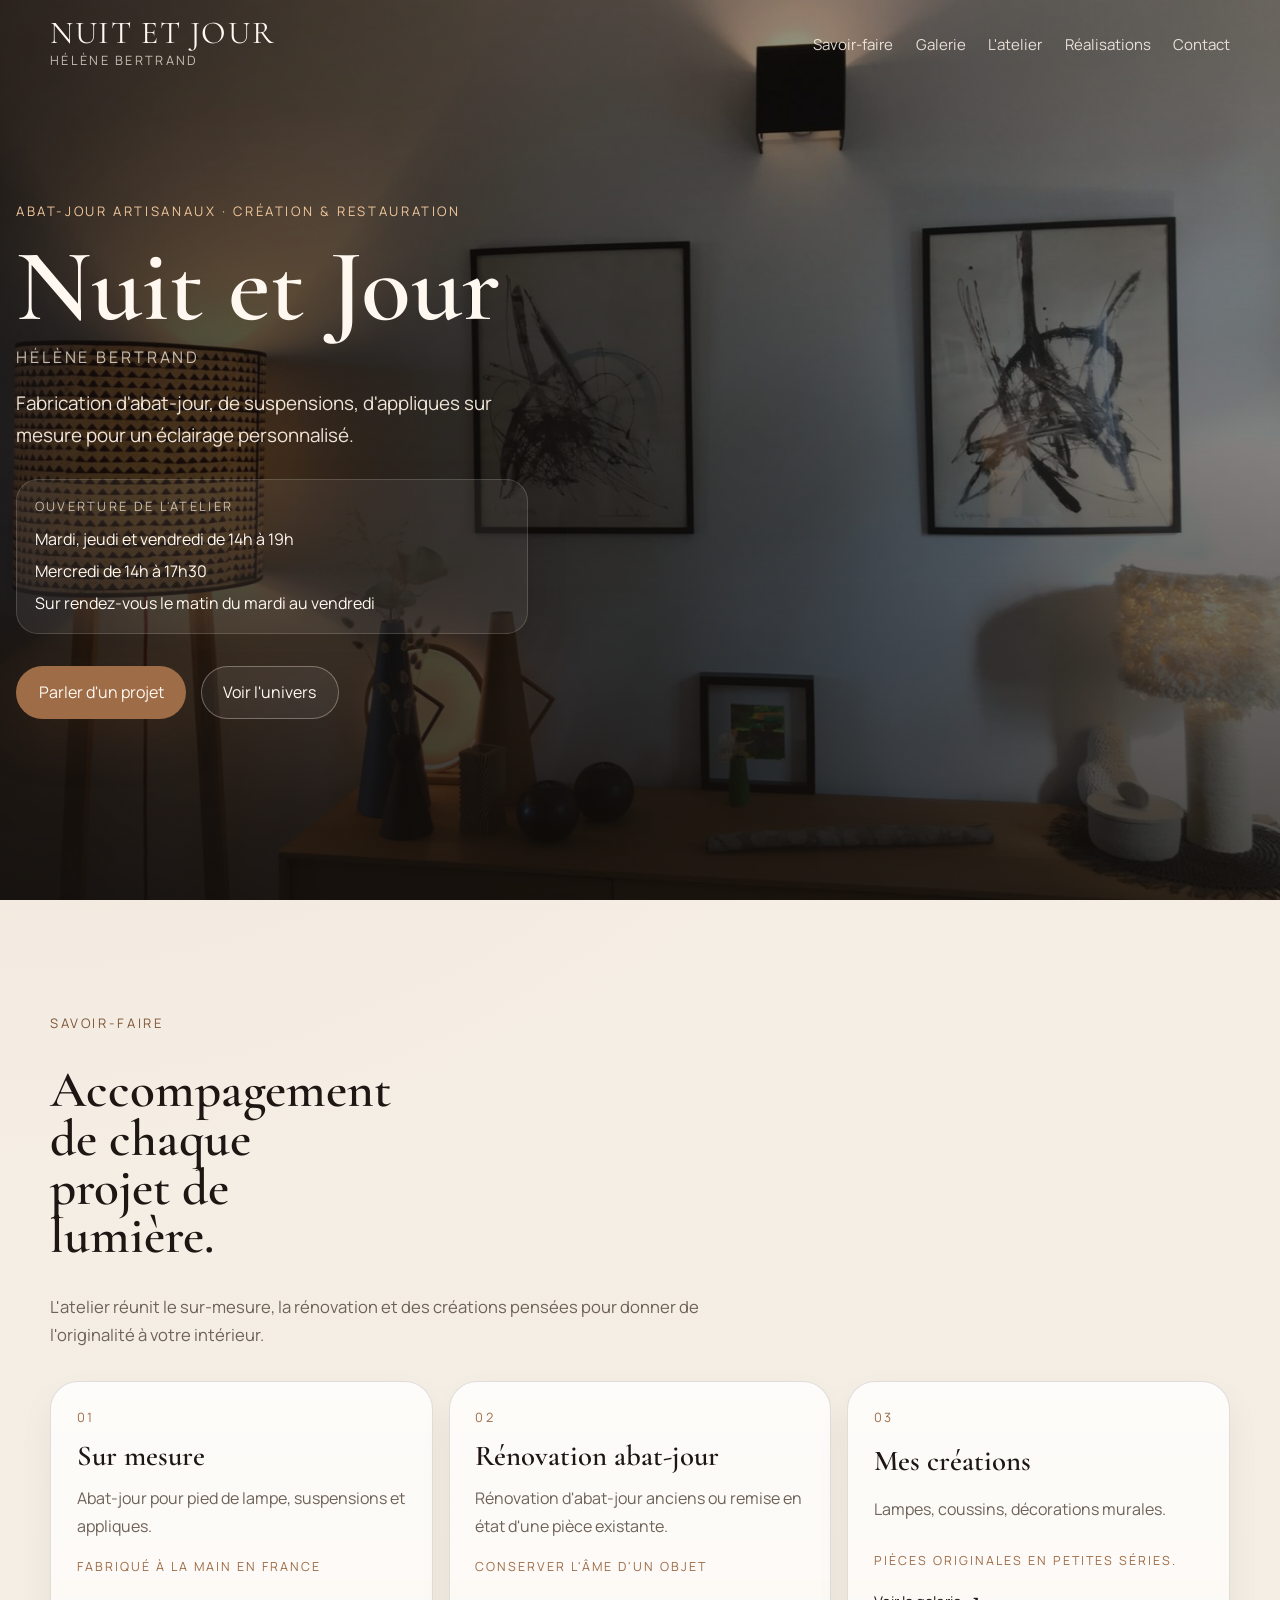
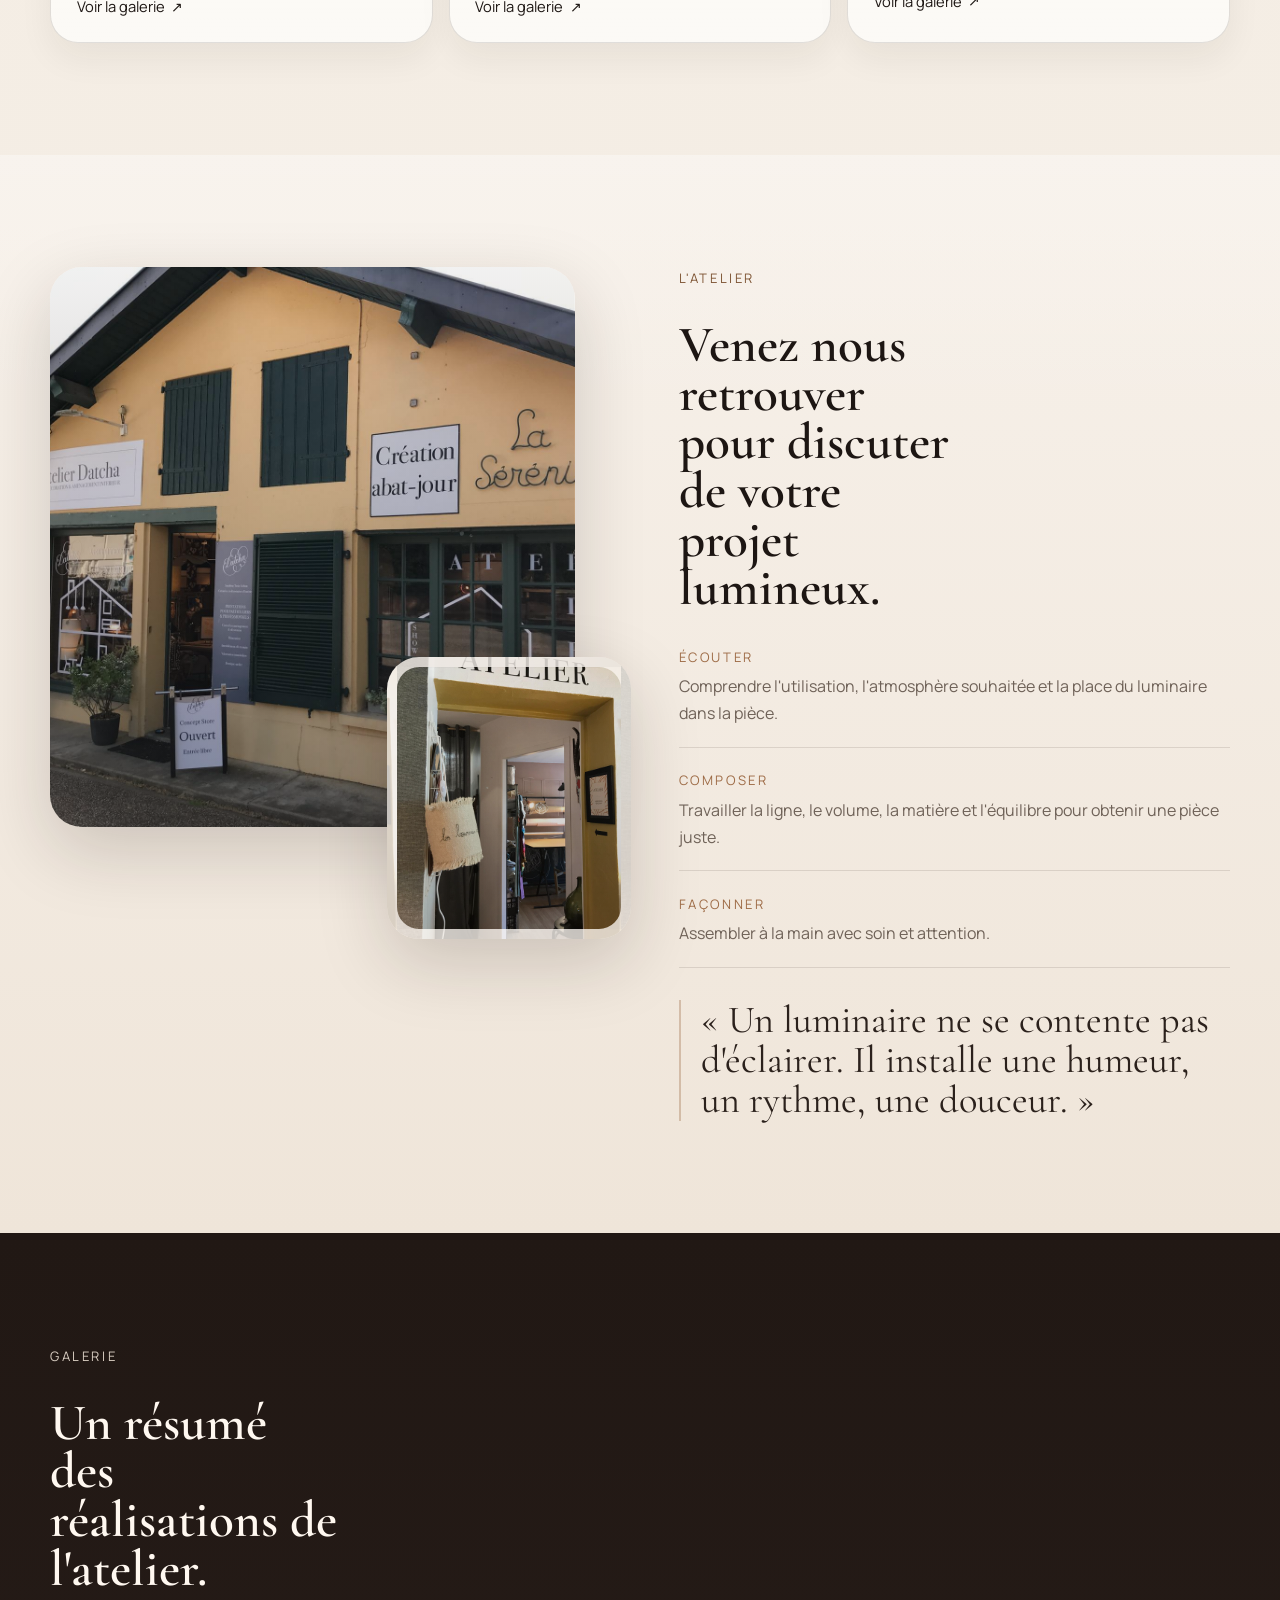
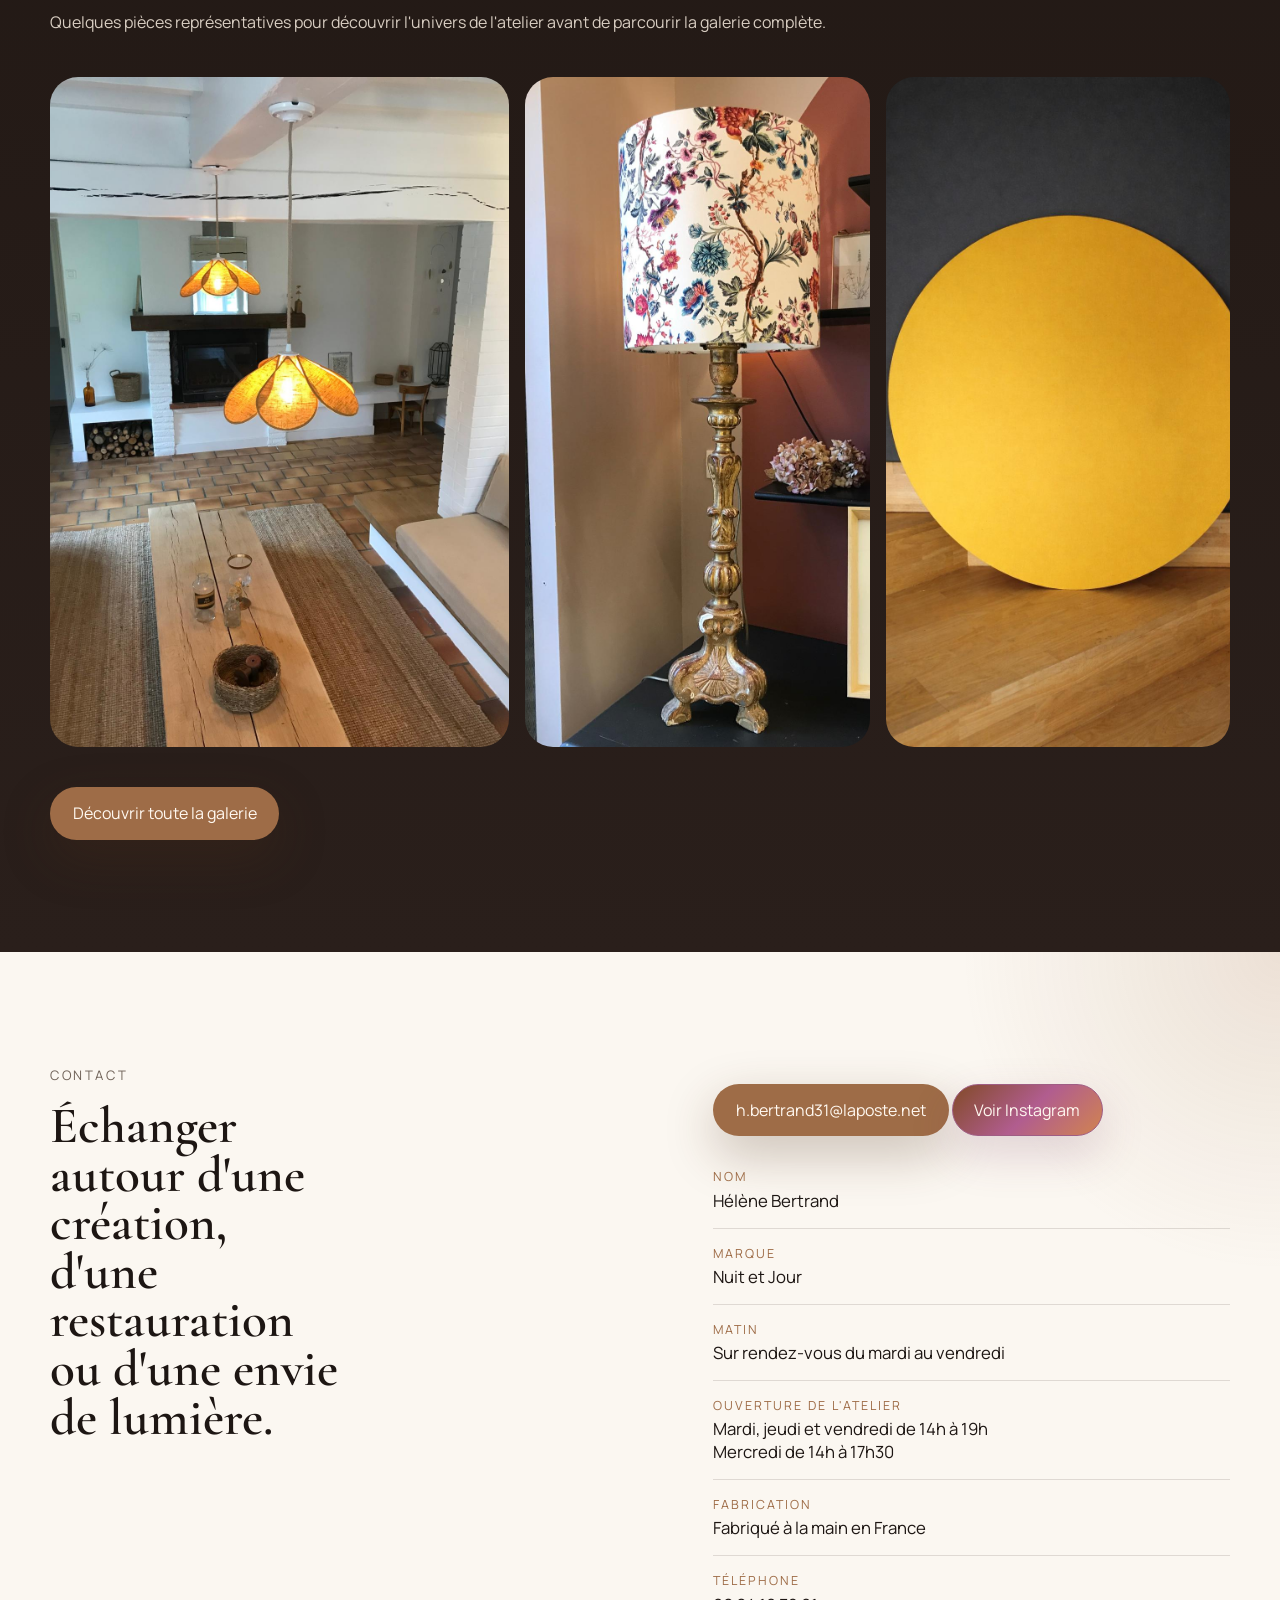
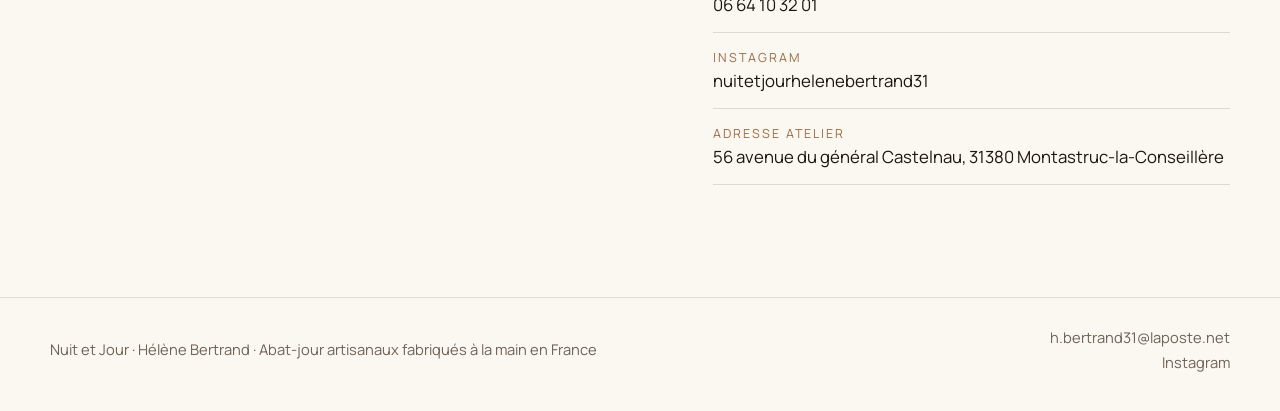
<file: index.html>
﻿<!DOCTYPE html>
<html lang="fr">
<head>
  <meta charset="UTF-8">
  <meta name="viewport" content="width=device-width, initial-scale=1.0">
  <title>Nuit et Jour | Hélène Bertrand</title>
  <meta
    name="description"
    content="Nuit et Jour, l'atelier d'Hélène Bertrand. Abat-jour sur mesure pour pied de lampe, suspension et applique, rénovation d'abat-jour et créations artisanales fabriquées à la main en France."
  >
  <meta
    name="keywords"
    content="abat-jour artisanal, abat-jour sur mesure, applique sur mesure, suspension, rénovation abat-jour, Hélène Bertrand, Nuit et Jour, fabrication française"
  >
  <meta name="robots" content="index, follow">
  <meta name="author" content="Hélène Bertrand">
  <link rel="canonical" href="https://nuitetjourhelenebertrand.fr/">
  <link rel="preconnect" href="https://fonts.googleapis.com">
  <link rel="preconnect" href="https://fonts.gstatic.com" crossorigin>
  <link
    href="https://fonts.googleapis.com/css2?family=Cormorant+Garamond:wght@400;500;600;700&family=Manrope:wght@400;500;600;700&display=swap"
    rel="stylesheet"
  >
  <meta property="og:locale" content="fr_FR">
  <meta property="og:type" content="website">
  <meta property="og:site_name" content="Nuit et Jour">
  <meta property="og:title" content="Nuit et Jour | Hélène Bertrand">
  <meta
    property="og:description"
    content="Abat-jour sur mesure, rénovation d'abat-jour et créations artisanales signés Hélène Bertrand, fabriqués à la main en France."
  >
  <meta property="og:url" content="https://nuitetjourhelenebertrand.fr/">
  <meta
    property="og:image"
    content="https://images.unsplash.com/photo-1513694203232-719a280e022f?auto=format&fit=crop&w=1600&q=80"
  >
  <meta property="og:image:alt" content="Atelier et abat-jour artisanal par Nuit et Jour">
  <meta name="twitter:card" content="summary_large_image">
  <meta name="twitter:title" content="Nuit et Jour | Hélène Bertrand">
  <meta
    name="twitter:description"
    content="Abat-jour sur mesure, rénovation et créations artisanales par Hélène Bertrand pour l'atelier Nuit et Jour."
  >
  <meta
    name="twitter:image"
    content="https://images.unsplash.com/photo-1513694203232-719a280e022f?auto=format&fit=crop&w=1600&q=80"
  >
  <script type="application/ld+json">
    {
      "@context": "https://schema.org",
      "@type": "LocalBusiness",
      "name": "Nuit et Jour",
      "image": "https://images.unsplash.com/photo-1513694203232-719a280e022f?auto=format&fit=crop&w=1600&q=80",
      "description": "Atelier d'abat-jour artisanaux par Hélène Bertrand. Sur mesure, rénovation d'abat-jour et créations réalisées à la main en France.",
      "address": {
        "@type": "PostalAddress",
        "streetAddress": "56 avenue du général Castelnau",
        "postalCode": "31380",
        "addressLocality": "Montastruc-la-Conseillère",
        "addressCountry": "FR"
      },
      "founder": {
        "@type": "Person",
        "name": "Hélène Bertrand"
      },
      "email": "h.bertrand31@laposte.net",
      "url": "https://nuitetjourhelenebertrand.fr/",
      "areaServed": "France"
    }
  </script>
  <link rel="icon" type="image/png" sizes="192x192" href="/assets/images/favicon/abat-jour-192.png">
  <link rel="icon" type="image/png" sizes="48x48" href="/assets/images/favicon/abat-jour-48.png">
  <link rel="icon" type="image/png" sizes="32x32" href="/assets/images/favicon/abat-jour-32.png">
  <link rel="apple-touch-icon" sizes="180x180" href="/assets/images/favicon/abat-jour-180.png">
  <link rel="stylesheet" href="styles.css?v=2">
</head>
<body>
  <header class="site-header" id="top">
    <div class="shell nav-shell">
      <a class="brand" href="#top" aria-label="Retour en haut de la page Nuit et Jour">
        <span class="brand-mark">Nuit et Jour</span>
        <span class="brand-meta">Hélène Bertrand</span>
      </a>

      <button
        class="menu-toggle"
        type="button"
        aria-expanded="false"
        aria-controls="site-nav"
        aria-label="Ouvrir le menu"
      >
        Menu
      </button>

      <nav class="site-nav" id="site-nav" aria-label="Navigation principale">
        <a href="#savoir-faire">Savoir-faire</a>
        <a href="rubriques.html">Galerie</a>
        <a href="#atelier">L'atelier</a>
        <a href="#realisations">Réalisations</a>
        <a href="#contact">Contact</a>
      </nav>
    </div>
  </header>

  <main>
    <section class="hero">
      <div class="hero-media" data-parallax></div>
      <div class="hero-overlay"></div>

      <div class="shell hero-shell">
        <div class="hero-copy" data-reveal>
          <p class="overline">Abat-jour artisanaux · Création & restauration</p>
          <h1>Nuit et Jour</h1>
          <p class="hero-name">Hélène Bertrand</p>
          <p class="hero-intro">
            Fabrication d'abat-jour, de suspensions, d'appliques sur mesure pour un éclairage personnalisé.
          </p>

          <div class="hero-hours" aria-label="Horaires de l'atelier">
            <p class="hero-hours-title">Ouverture de l'atelier</p>
            <p>Mardi, jeudi et vendredi de 14h à 19h</p>
            <p>Mercredi de 14h à 17h30</p>
            <p>Sur rendez-vous le matin du mardi au vendredi</p>
          </div>

          <div class="hero-actions">
            <a class="button button-primary" href="#contact">Parler d'un projet</a>
            <a class="button button-secondary" href="#realisations">Voir l'univers</a>
          </div>
        </div>

        <div class="hero-caption" data-reveal>
          <span>Fabriqué à la main en France</span>
          <span>Pièces uniques</span>
        </div>
      </div>
    </section>

    <section class="section intro" id="savoir-faire">
      <div class="shell intro-shell">
        <div class="section-heading" data-reveal>
          <p class="overline">Savoir-faire</p>
          <h2>Accompagement de chaque projet de lumière.</h2>
        </div>

        <div class="intro-copy" data-reveal>
          <p>
            L'atelier réunit le sur-mesure, la rénovation et des créations pensées
            pour donner de l'originalité à votre intérieur.
          </p>
        </div>

        <div class="service-grid">
          <article class="service-card" data-reveal>
            <span class="service-index">01</span>
            <h3>Sur mesure</h3>
            <p class="service-copy">Abat-jour pour pied de lampe, suspensions et appliques.</p>
            <p class="service-tag">Fabriqué à la main en France</p>
            <a class="service-link" href="rubriques.html">Voir la galerie</a>
          </article>

          <article class="service-card" data-reveal>
            <span class="service-index">02</span>
            <h3>Rénovation abat-jour</h3>
            <p class="service-copy">Rénovation d'abat-jour anciens ou remise en état d'une pièce existante.</p>
            <p class="service-tag">Conserver l'âme d'un objet</p>
            <a class="service-link" href="rubriques.html#renovation-abat-jour">Voir la galerie</a>
          </article>

          <article class="service-card" data-reveal>
            <span class="service-index">03</span>
            <h3>Mes créations</h3>
            <p class="service-copy">Lampes, coussins, décorations murales.</p>
            <p class="service-tag">Pièces originales en petites séries.</p>
            <a class="service-link" href="rubriques.html#lampe">Voir la galerie</a>
          </article>
        </div>
      </div>
    </section>

    <section class="section atelier" id="atelier">
      <div class="shell atelier-shell">
        <div class="atelier-visual" data-reveal>
          <div class="atelier-photo atelier-photo-main" data-parallax></div>
          <div class="atelier-photo atelier-photo-detail" data-parallax></div>
        </div>

        <div class="atelier-story">
          <div class="section-heading" data-reveal>
            <p class="overline">L'atelier</p>
            <h2>Venez nous retrouver pour discuter de votre projet lumineux.</h2>
          </div>

          <div class="atelier-steps">
            <article class="atelier-step" data-reveal>
              <span>Écouter</span>
              <p>Comprendre l'utilisation, l'atmosphère souhaitée et la place du luminaire dans la pièce.</p>
            </article>

            <article class="atelier-step" data-reveal>
              <span>Composer</span>
              <p>Travailler la ligne, le volume, la matière et l'équilibre pour obtenir une pièce juste.</p>
            </article>

            <article class="atelier-step" data-reveal>
              <span>Façonner</span>
              <p>Assembler à la main avec soin et attention.</p>
            </article>
          </div>

          <blockquote class="atelier-quote" data-reveal>
            « Un luminaire ne se contente pas d'éclairer. Il installe une humeur, un rythme, une douceur. »
          </blockquote>
        </div>
      </div>
    </section>

    <section class="section gallery-section" id="realisations">
      <div class="shell gallery-shell">
        <div class="section-heading" data-reveal>
          <p class="overline">Galerie</p>
          <h2>Un résumé des réalisations de l'atelier.</h2>
          <p class="section-note">
            Quelques pièces représentatives pour découvrir l'univers de l'atelier avant de parcourir la galerie complète.
          </p>
        </div>

        <div class="gallery-grid">
          <figure class="gallery-item gallery-item-large" data-reveal>
            <img
              src="assets/images/rubriques/sur-mesure/suspensions/03.jpg"
              alt="Deux suspensions textiles aux formes organiques dans une pièce lumineuse"
              width="1200"
              height="600"
              loading="lazy"
              decoding="async"
            >
            <figcaption>Des suspensions sur mesure qui sculptent la lumière et donnent un rythme à la pièce.</figcaption>
          </figure>

          <figure class="gallery-item" data-reveal>
            <img
              src="assets/images/rubriques/sur-mesure/abat-jour-pied-lampe/10.jpg"
              alt="Abat-jour floral sur un pied de lampe ancien doré"
              width="1060"
              height="600"
              loading="lazy"
              decoding="async"
            >
            <figcaption>Un abat-jour pour pied de lampe pensé comme une pièce décorative à part entière.</figcaption>
          </figure>

          <figure class="gallery-item" data-reveal>
            <img
              src="assets/images/rubriques/mes-creations/tableaux-en-tissus/04.jpg"
              alt="Grand tableau rond en tissu jaune posé contre un mur sombre"
              width="1024"
              height="536"
              loading="lazy"
              decoding="async"
            >
            <figcaption>Les décorations murales prolongent le travail de la matière au-delà de la lumière.</figcaption>
          </figure>
        </div>

        <div class="gallery-actions" data-reveal>
          <a class="button button-primary" href="rubriques.html">Découvrir toute la galerie</a>
        </div>
      </div>
    </section>

    <section class="section contact-section" id="contact">
      <div class="shell contact-shell">
        <div class="contact-copy" data-reveal>
          <p class="overline">Contact</p>
          <h2>Échanger autour d'une création, d'une restauration ou d'une envie de lumière.</h2>
        </div>

        <div class="contact-details" data-reveal>
          <a class="button button-primary" href="mailto:h.bertrand31@laposte.net">h.bertrand31@laposte.net</a>
          <a
            class="button button-instagram"
            href="https://www.instagram.com/nuitetjourhelenebertrand31/"
            target="_blank"
            rel="noopener noreferrer"
            aria-label="Ouvrir le compte Instagram Nuit et Jour dans un nouvel onglet"
          >
            Voir Instagram
          </a>
          <dl class="contact-list">
            <div>
              <dt>Nom</dt>
              <dd>Hélène Bertrand</dd>
            </div>
            <div>
              <dt>Marque</dt>
              <dd>Nuit et Jour</dd>
            </div>
            <div>
              <dt>Matin</dt>
              <dd>Sur rendez-vous du mardi au vendredi</dd>
            </div>
            <div>
              <dt>Ouverture de l'atelier</dt>
              <dd>Mardi, jeudi et vendredi de 14h à 19h<br>Mercredi de 14h à 17h30</dd>
            </div>
            <div>
              <dt>Fabrication</dt>
              <dd>Fabriqué à la main en France</dd>
            </div>
            <div>
              <dt>Téléphone</dt>
              <dd>06 64 10 32 01</dd>
            </div>
            <div>
              <dt>Instagram</dt>
              <dd>
                <a
                  href="https://www.instagram.com/nuitetjourhelenebertrand31/"
                  target="_blank"
                  rel="noopener noreferrer"
                >
                  nuitetjourhelenebertrand31
                </a>
              </dd>
            </div>
            <div>
              <dt>Adresse atelier</dt>
              <dd>56 avenue du général Castelnau, 31380 Montastruc-la-Conseillère</dd>
            </div>
          </dl>
        </div>
      </div>
    </section>
  </main>

  <footer class="site-footer">
    <div class="shell footer-shell">
      <p>Nuit et Jour · Hélène Bertrand · Abat-jour artisanaux fabriqués à la main en France</p>
      <div class="footer-contact">
        <a href="mailto:h.bertrand31@laposte.net">h.bertrand31@laposte.net</a>
        <a href="https://www.instagram.com/nuitetjourhelenebertrand31/" target="_blank" rel="noopener noreferrer">Instagram</a>
      </div>
    </div>
  </footer>

  <script src="script.js"></script>
</body>
</html>
</file>
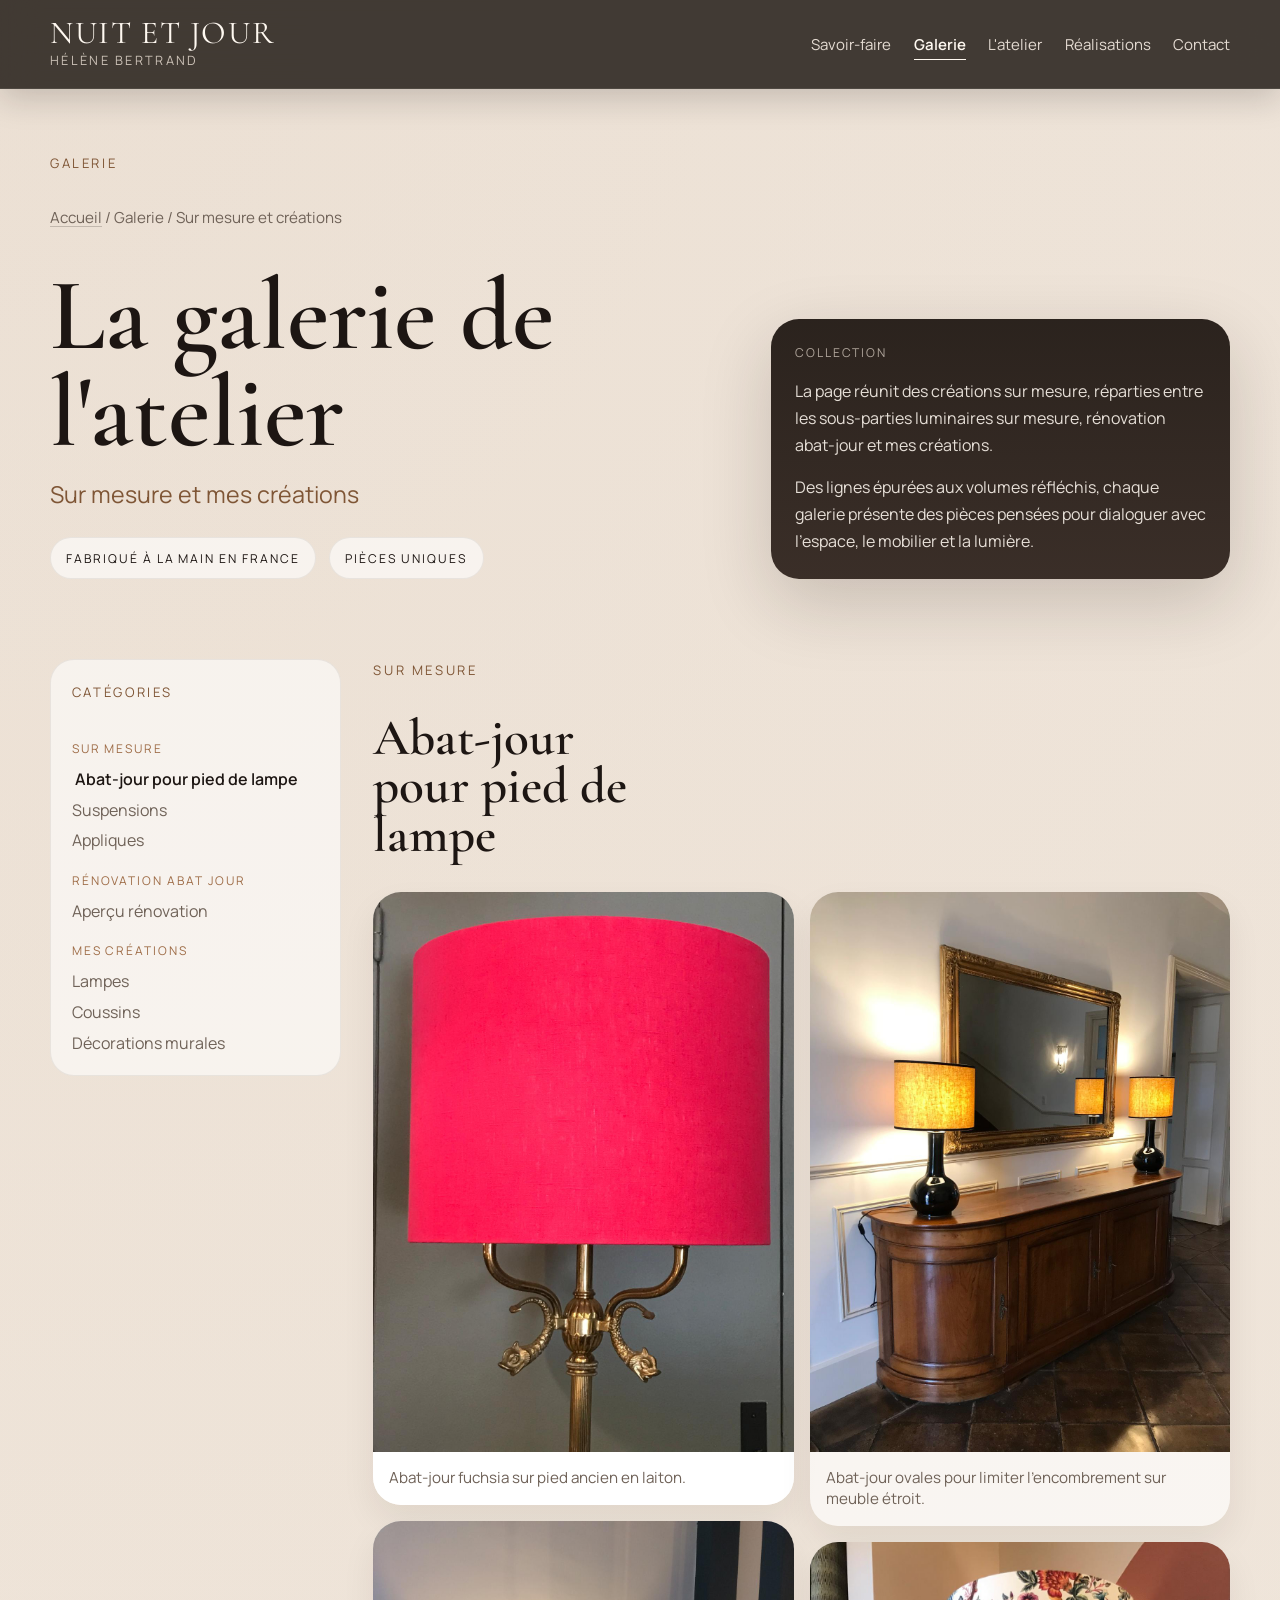
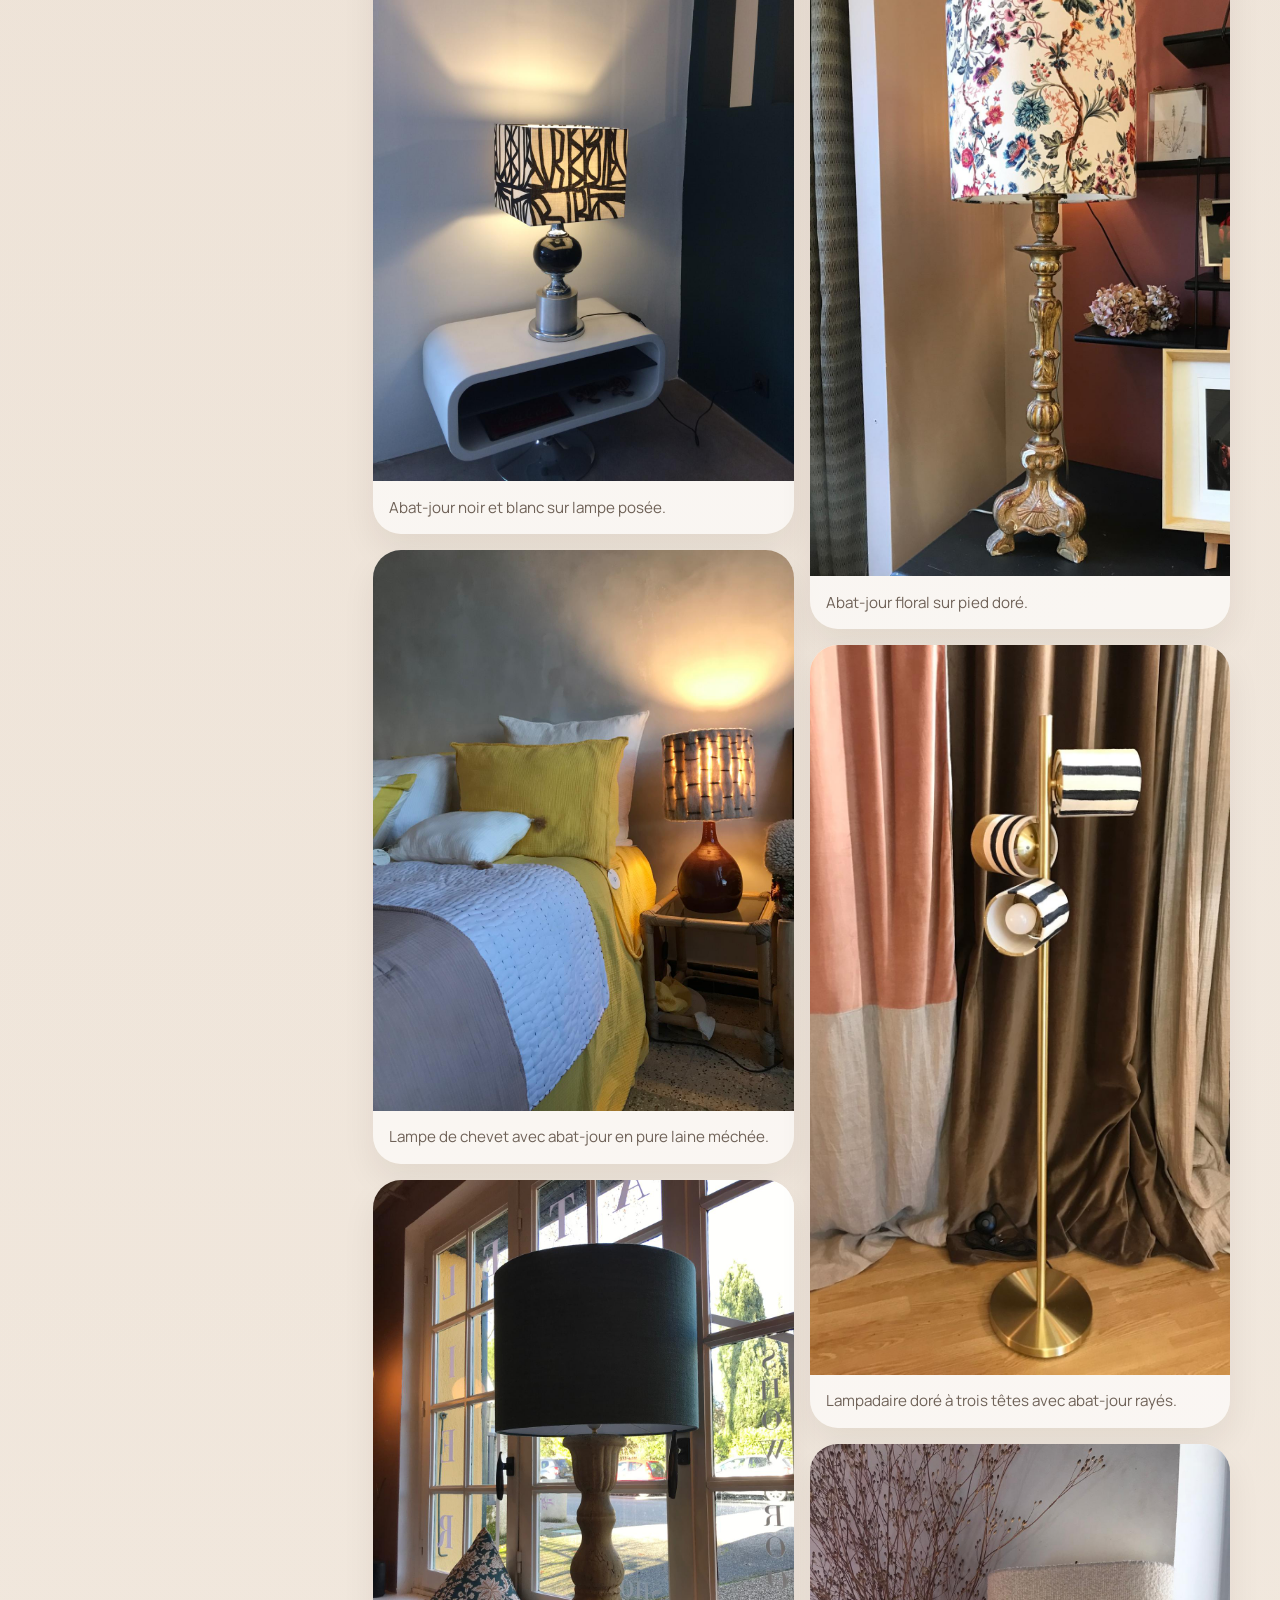
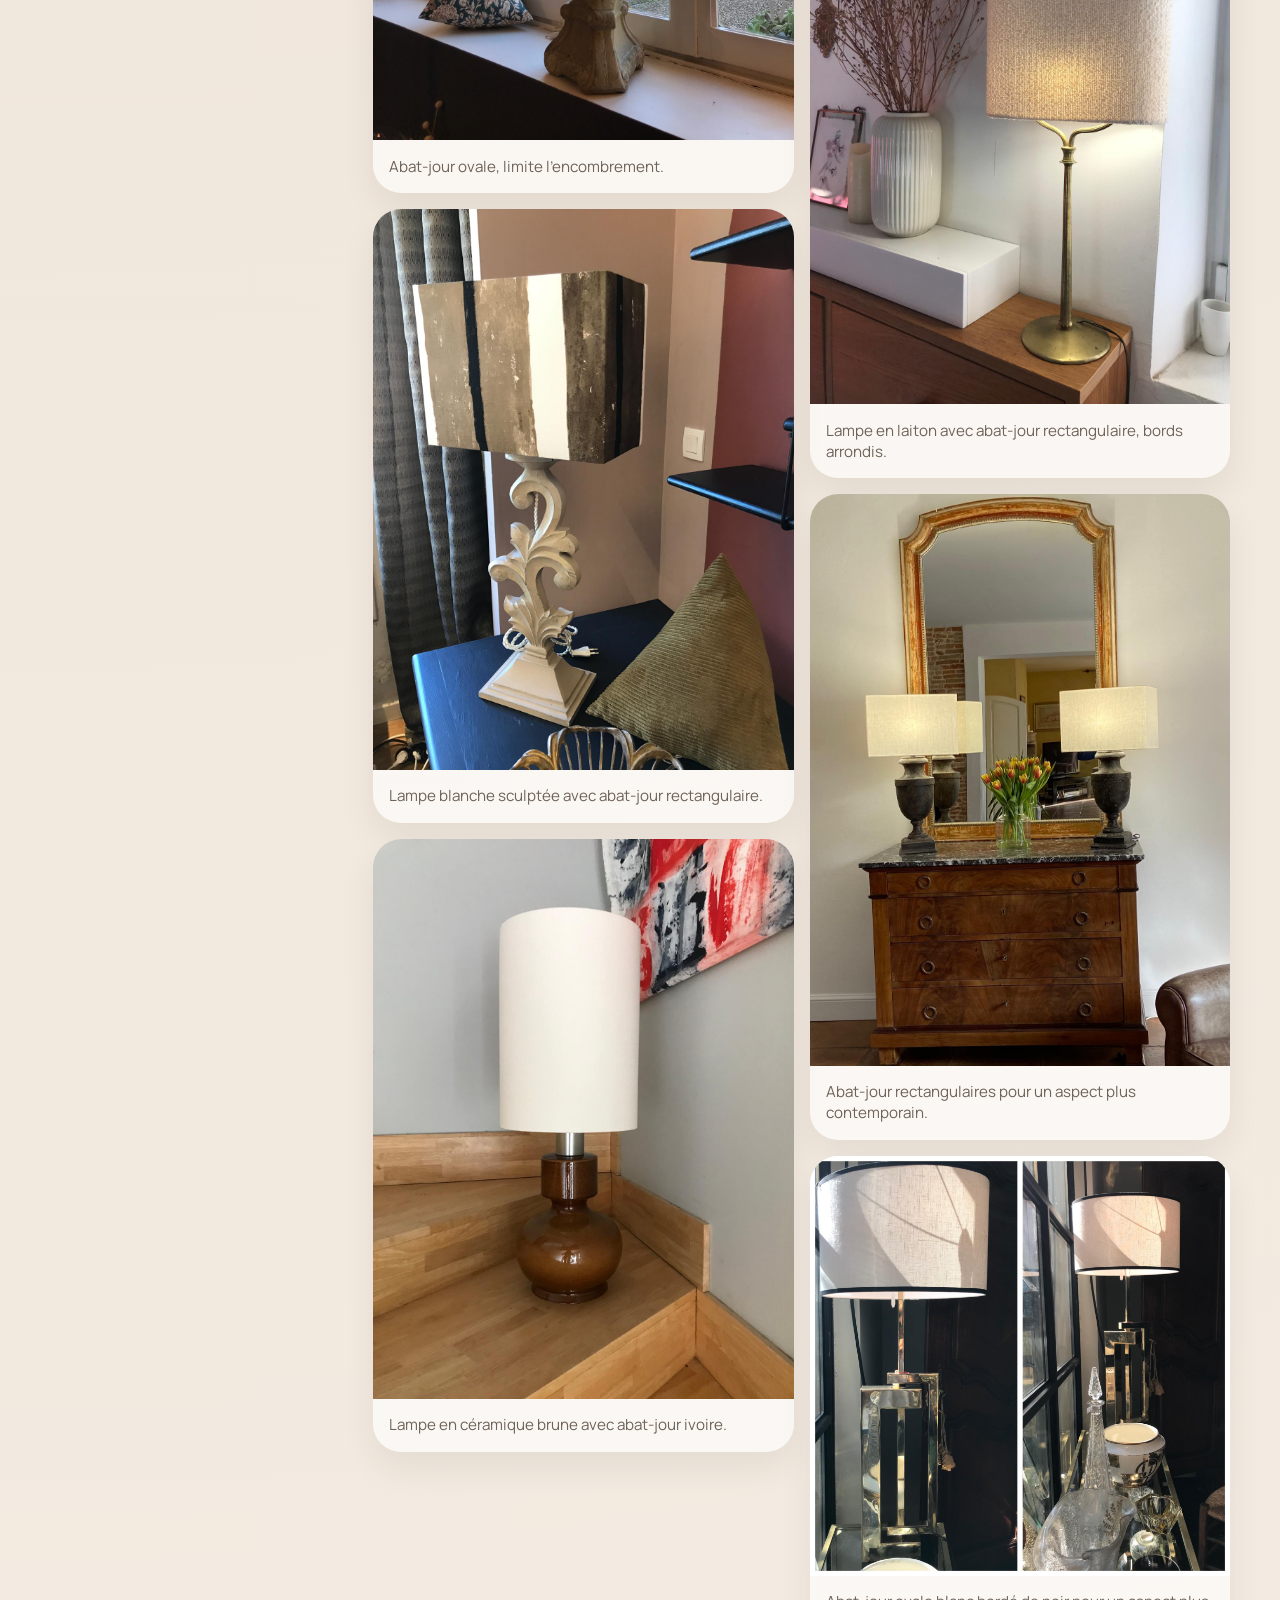
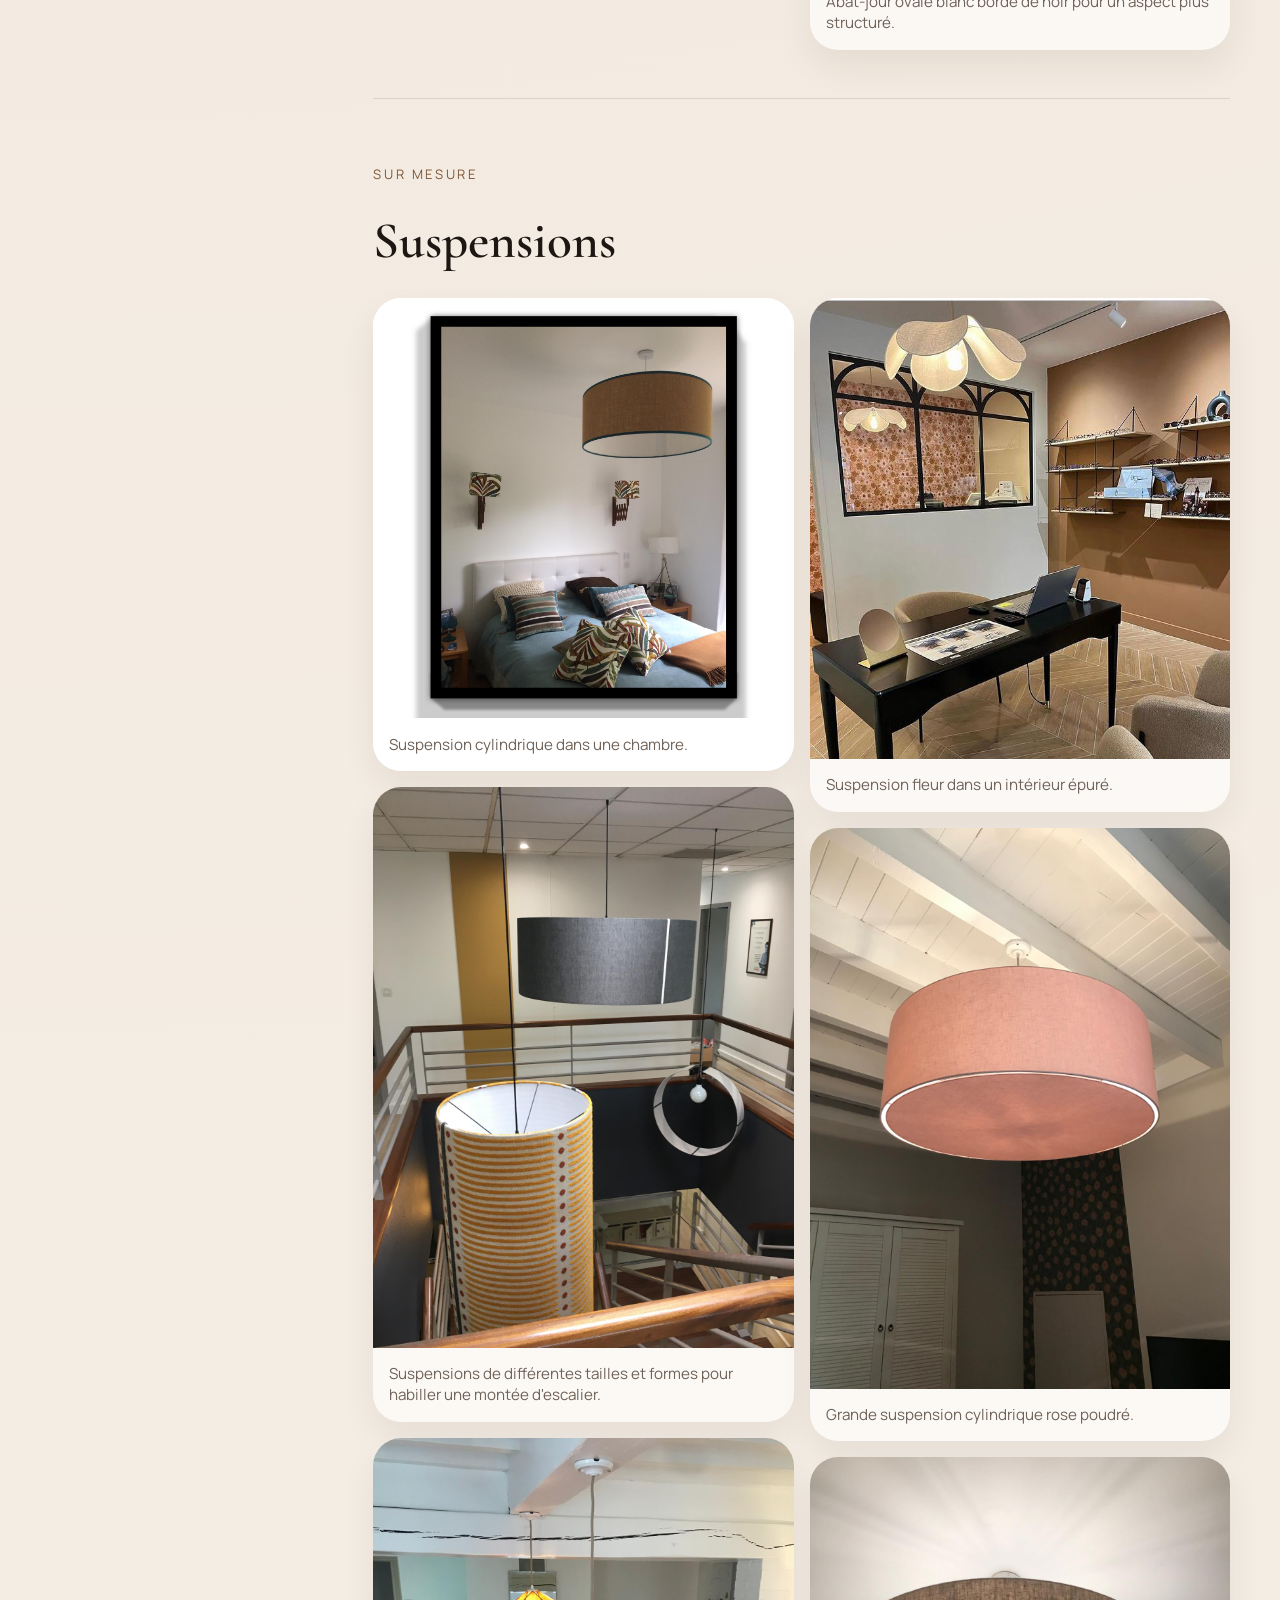
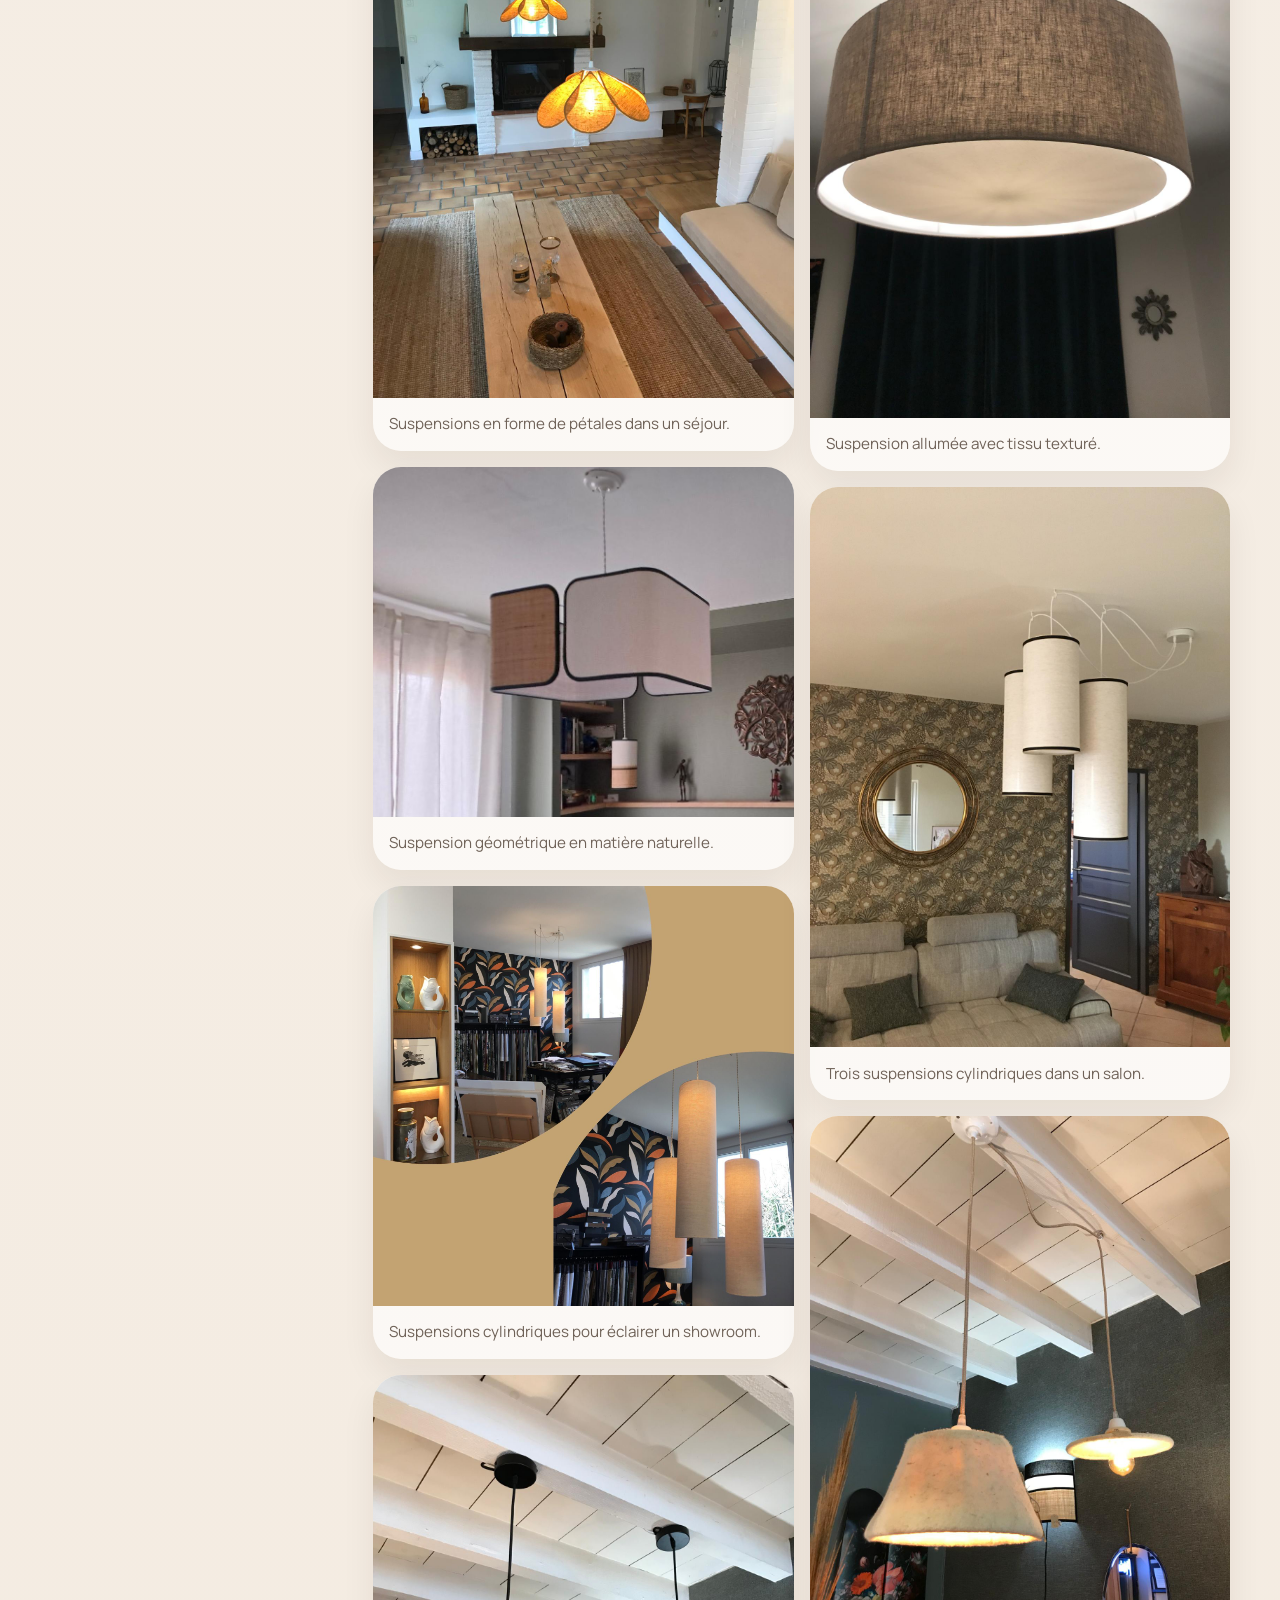
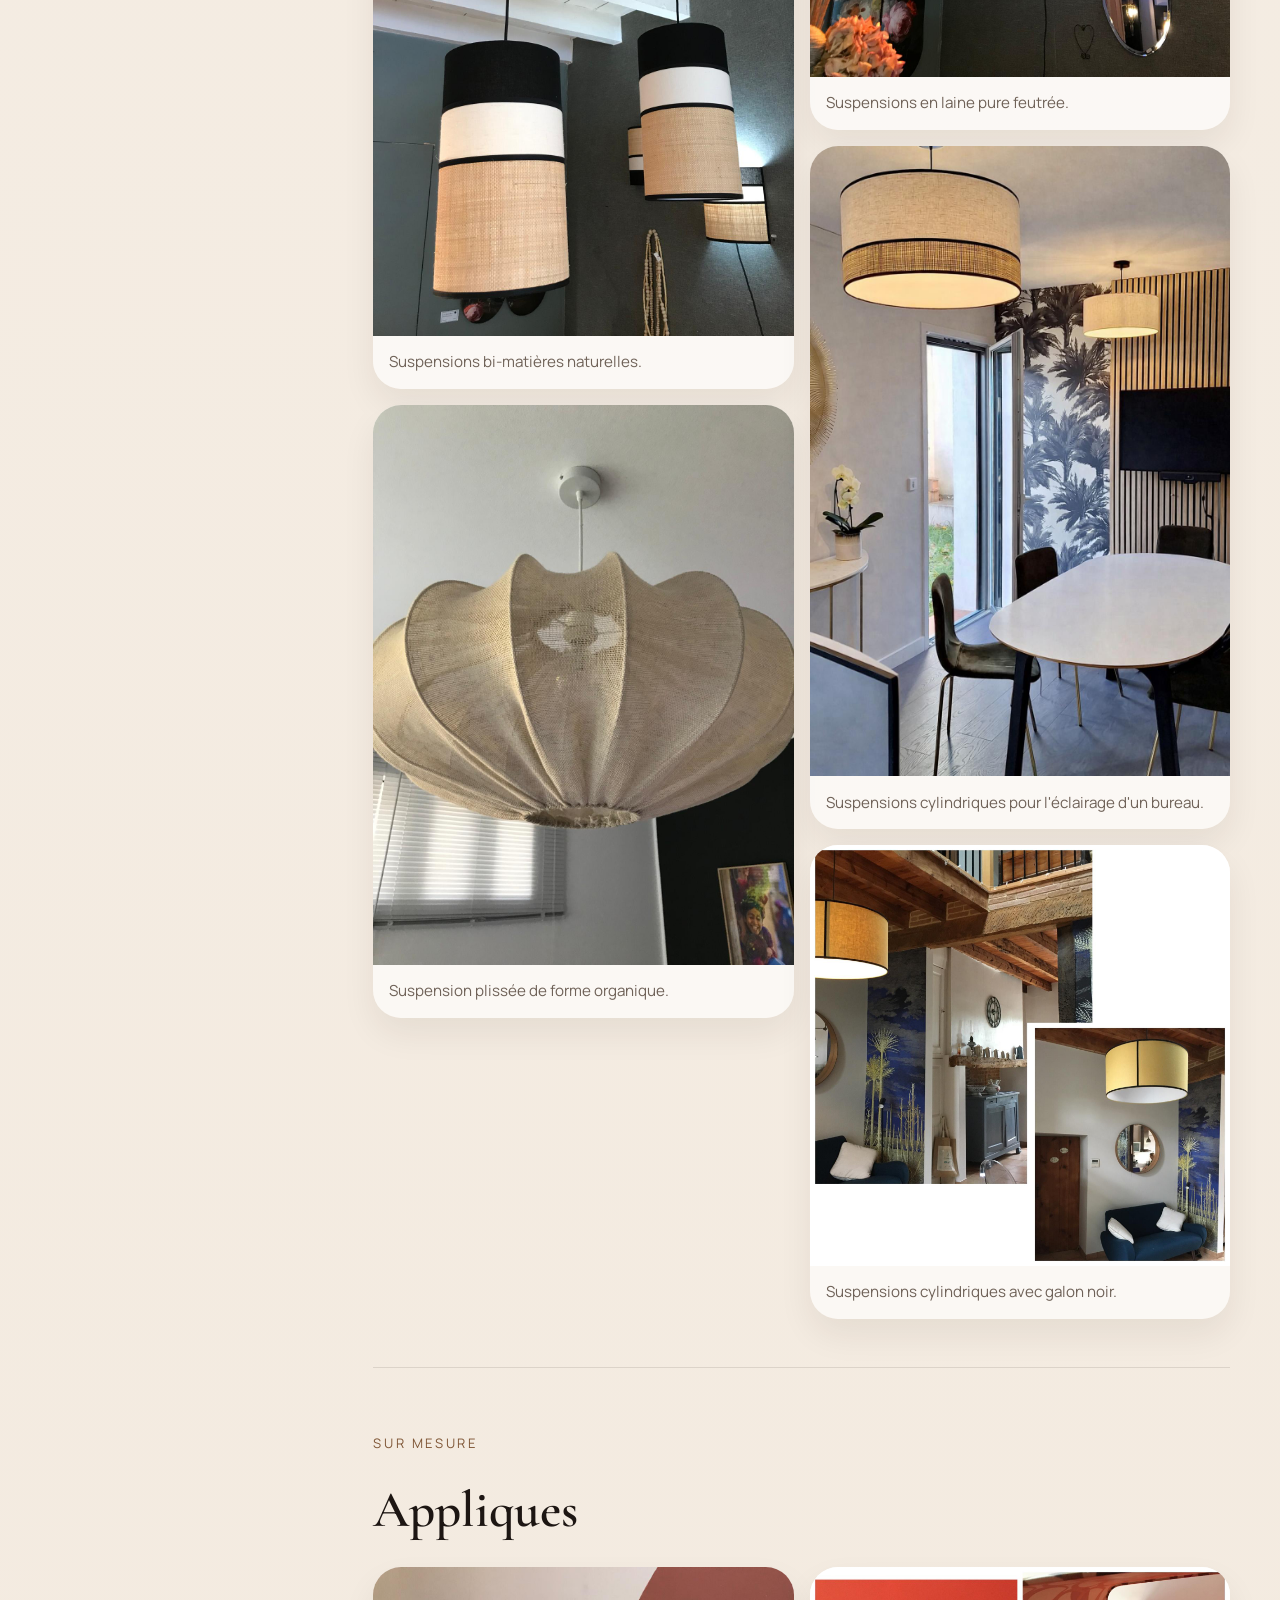
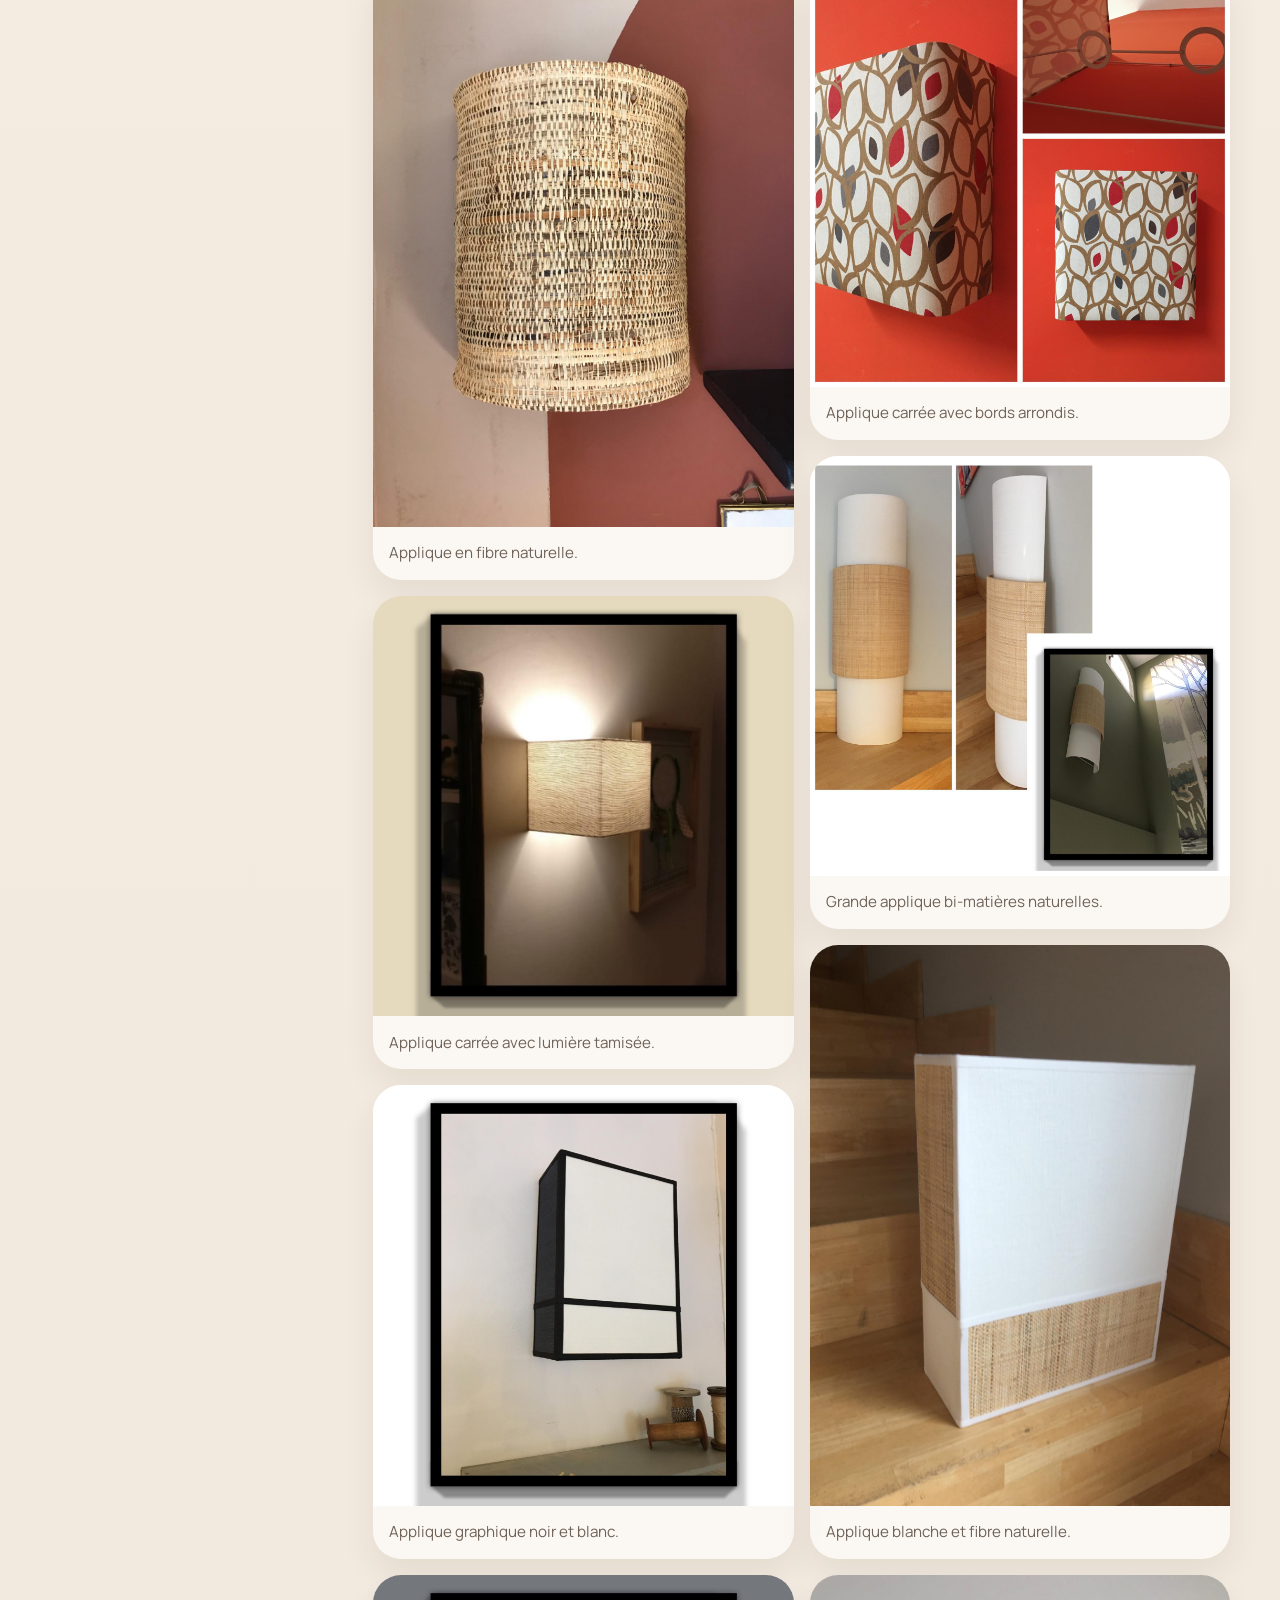
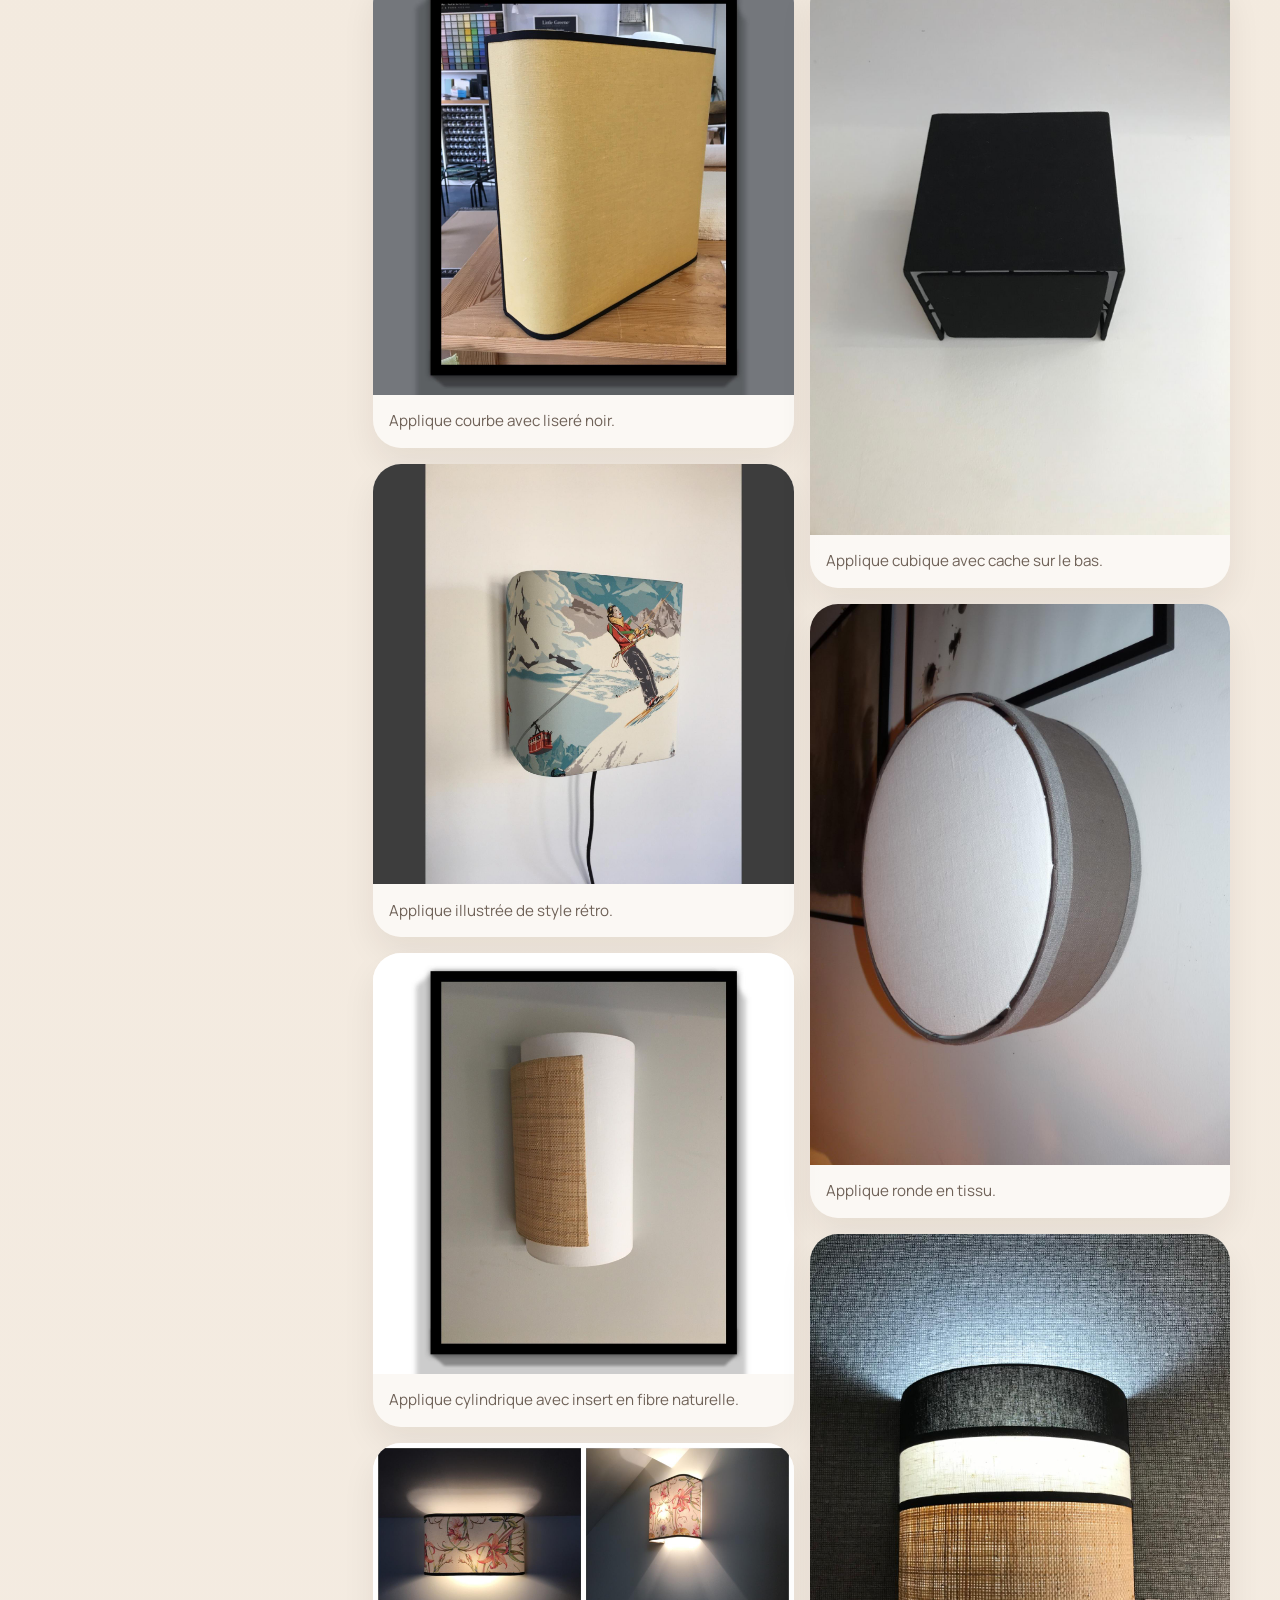
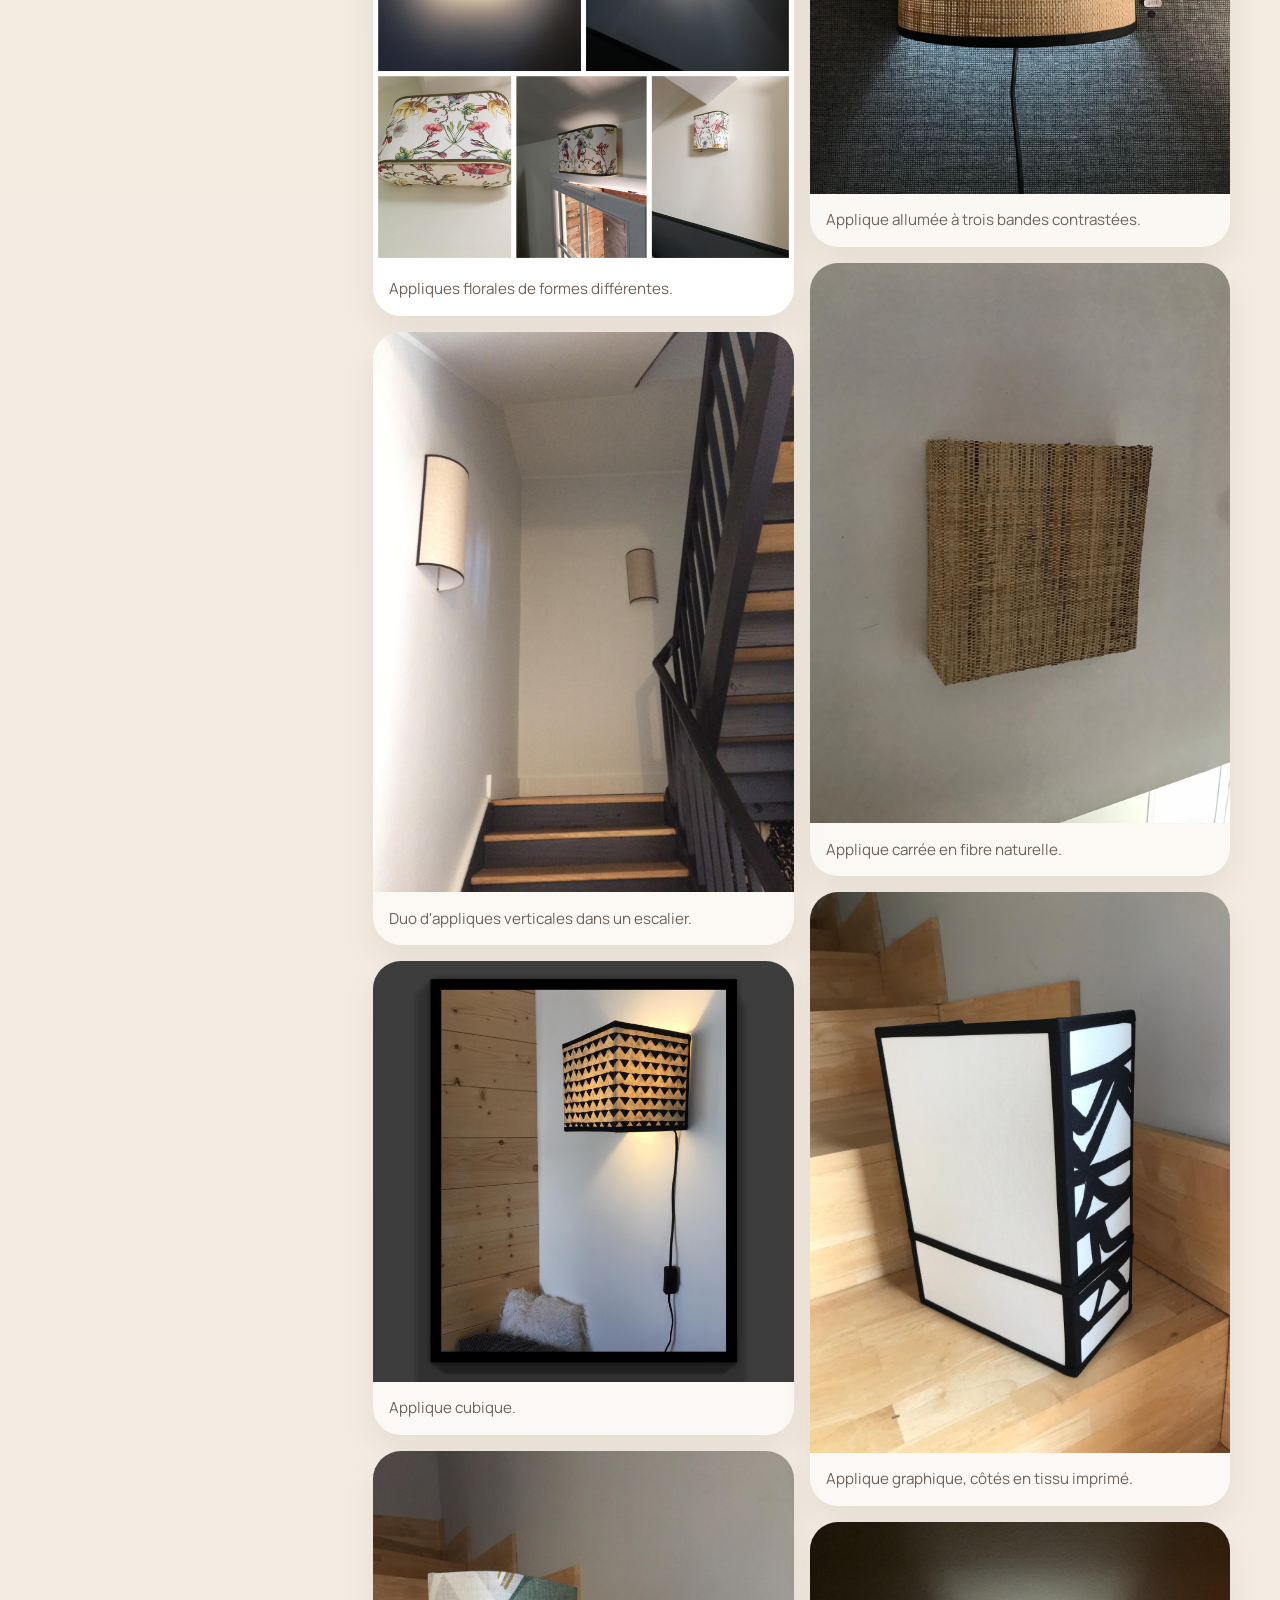
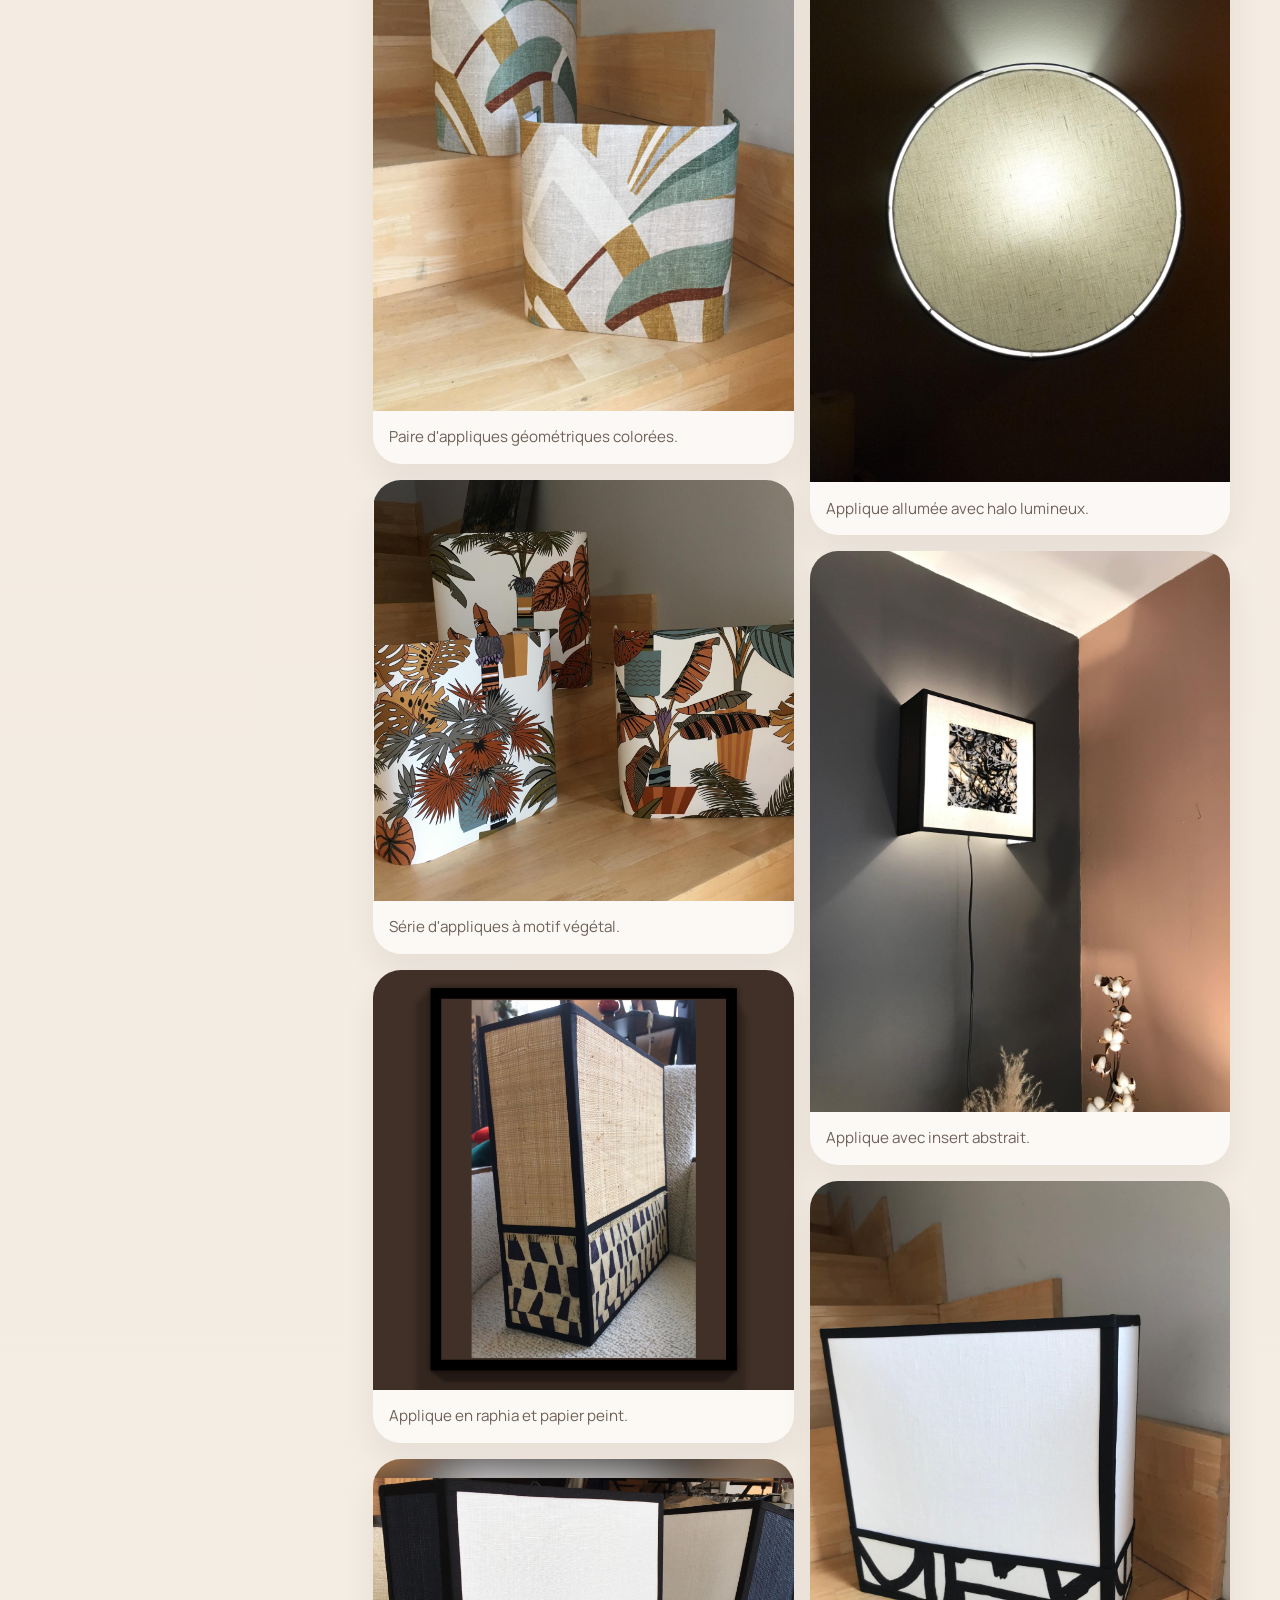
<file: rubriques.html>
<!DOCTYPE html>
<html lang="fr">
<head>
  <meta charset="UTF-8">
  <meta name="viewport" content="width=device-width, initial-scale=1.0">
  <title>Galerie | Sur mesure et créations | Nuit et Jour</title>
  <meta
    name="description"
    content="Galerie de l'atelier Nuit et Jour par Hélène Bertrand. Découvrez les créations sur mesure, les appliques, les suspensions et les décorations murales."
  >
  <meta name="robots" content="index, follow">
  <meta name="author" content="Hélène Bertrand">
  <link rel="canonical" href="https://nuitetjourhelenebertrand.fr/rubriques.html">
  <link rel="preconnect" href="https://fonts.googleapis.com">
  <link rel="preconnect" href="https://fonts.gstatic.com" crossorigin>
  <link
    href="https://fonts.googleapis.com/css2?family=Cormorant+Garamond:wght@400;500;600;700&family=Manrope:wght@400;500;600;700&display=swap"
    rel="stylesheet"
  >
  <meta property="og:locale" content="fr_FR">
  <meta property="og:type" content="website">
  <meta property="og:site_name" content="Nuit et Jour">
  <meta property="og:title" content="Galerie | Sur mesure et créations | Nuit et Jour">
  <meta
    property="og:description"
    content="Une page dédiée aux créations sur mesure et aux compositions textiles de l'atelier Nuit et Jour."
  >
  <meta property="og:url" content="https://nuitetjourhelenebertrand.fr/rubriques.html">
  <link rel="icon" type="image/png" sizes="192x192" href="/assets/images/favicon/abat-jour-192.png">
  <link rel="icon" type="image/png" sizes="48x48" href="/assets/images/favicon/abat-jour-48.png">
  <link rel="icon" type="image/png" sizes="32x32" href="/assets/images/favicon/abat-jour-32.png">
  <link rel="apple-touch-icon" sizes="180x180" href="/assets/images/favicon/abat-jour-180.png">
  <link rel="stylesheet" href="styles.css?v=2">
</head>
<body class="rubriques-page">
  <header class="site-header is-scrolled" id="top">
    <div class="shell nav-shell">
      <a class="brand" href="index.html#top" aria-label="Retour à l'accueil Nuit et Jour">
        <span class="brand-mark">Nuit et Jour</span>
        <span class="brand-meta">Hélène Bertrand</span>
      </a>

      <button
        class="menu-toggle"
        type="button"
        aria-expanded="false"
        aria-controls="site-nav"
        aria-label="Ouvrir le menu"
      >
        Menu
      </button>

      <nav class="site-nav" id="site-nav" aria-label="Navigation principale">
        <a href="index.html#savoir-faire">Savoir-faire</a>
        <a href="rubriques.html" aria-current="page">Galerie</a>
        <a href="index.html#atelier">L'atelier</a>
        <a href="index.html#realisations">Réalisations</a>
        <a href="index.html#contact">Contact</a>
      </nav>
    </div>
  </header>

  <main>
    <section class="rubrique-hero">
      <div class="shell rubrique-hero-shell">
        <div class="rubrique-copy" data-reveal>
          <p class="overline">Galerie</p>
          <p class="breadcrumb"><a href="index.html">Accueil</a> / <span>Galerie</span> / <span>Sur mesure et créations</span></p>
          <h1>La galerie de l'atelier</h1>
          <p class="rubrique-subtitle">Sur mesure et mes créations</p>

          <div class="rubrique-flags">
            <span>Fabriqué à la main en France</span>
            <span>Pièces uniques</span>
          </div>
        </div>

        <div class="rubrique-panel" data-reveal>
          <p class="rubrique-panel-label">Collection</p>
          <p>
            La page réunit des créations sur mesure, réparties entre les sous-parties luminaires sur mesure, rénovation abat-jour et mes créations.
          </p>
          <p>
            Des lignes épurées aux volumes réfléchis, chaque galerie présente des pièces pensées pour dialoguer avec l'espace, le mobilier et la lumière.
          </p>
        </div>
      </div>
    </section>

    <section class="section rubrique-content">
      <div class="shell rubrique-layout">
        <aside class="rubrique-nav" data-reveal aria-label="Catégories de la galerie">
          <p class="overline">Catégories</p>
          <div class="rubrique-nav-group">
            <p class="rubrique-nav-title">Sur mesure</p>
            <a class="is-active" href="#abat-jour-pied-lampe">Abat-jour pour pied de lampe</a>
            <a href="#suspensions">Suspensions</a>
            <a href="#appliques">Appliques</a>
          </div>

          <div class="rubrique-nav-group">
            <p class="rubrique-nav-title">Rénovation abat jour</p>
            <a href="#renovation-abat-jour">Aperçu rénovation</a>
          </div>

          <div class="rubrique-nav-group">
            <p class="rubrique-nav-title">Mes créations</p>
            <a href="#lampe">Lampes</a>
            <a href="#coussins">Coussins</a>
            <a href="#decorations-murales">Décorations murales</a>
          </div>
        </aside>

        <div class="rubrique-gallery-block" id="abat-jour-pied-lampe">
          <div class="section-heading" data-reveal>
            <p class="overline">Sur mesure</p>
            <h2>Abat-jour pour pied de lampe</h2>
          </div>

          <div class="rubrique-gallery">
            <figure class="rubrique-item rubrique-item-featured" data-reveal>
              <img
                src="assets/images/rubriques/sur-mesure/abat-jour-pied-lampe/01.jpg"
                alt="Grand abat-jour fuchsia sur un pied de lampe ancien en laiton doré"
                width="1200"
                height="1600"
                fetchpriority="high"
              >
              <figcaption>Abat-jour fuchsia sur pied ancien en laiton.</figcaption>
            </figure>

            <figure class="rubrique-item" data-reveal>
              <img
                src="assets/images/rubriques/sur-mesure/abat-jour-pied-lampe/02.jpg"
                alt="Lampe posée avec abat-jour graphique noir et blanc dans un intérieur contemporain"
                width="1200"
                height="1600"
                loading="lazy"
                decoding="async"
              >
              <figcaption>Abat-jour noir et blanc sur lampe posée.</figcaption>
            </figure>

            <figure class="rubrique-item" data-reveal>
              <img
                src="assets/images/rubriques/sur-mesure/abat-jour-pied-lampe/03.jpg"
                alt="Lampe de chevet avec abat-jour texturé diffusant une lumière chaude"
                width="1200"
                height="1600"
                loading="lazy"
                decoding="async"
              >
              <figcaption>Lampe de chevet avec abat-jour en pure laine méchée.</figcaption>
            </figure>


            <figure class="rubrique-item" data-reveal>
              <img
                src="assets/images/rubriques/sur-mesure/abat-jour-pied-lampe/05.jpg"
                alt="Grand abat-jour bleu profond posé sur un pied sculpté devant une fenêtre"
                width="1200"
                height="1600"
                loading="lazy"
                decoding="async"
              >
              <figcaption>Abat-jour ovale, limite l'encombrement.</figcaption>
            </figure>

            <figure class="rubrique-item" data-reveal>
              <img
                src="assets/images/rubriques/sur-mesure/abat-jour-pied-lampe/06.jpg"
                alt="Lampe sculptée blanche avec abat-jour cubique rayé dans des tons neutres"
                width="1200"
                height="1600"
                loading="lazy"
                decoding="async"
              >
              <figcaption>Lampe blanche sculptée avec abat-jour rectangulaire.</figcaption>
            </figure>

            <figure class="rubrique-item" data-reveal>
              <img
                src="assets/images/rubriques/sur-mesure/abat-jour-pied-lampe/07.jpg"
                alt="Lampe en céramique brune avec abat-jour cylindrique ivoire"
                width="1200"
                height="1600"
                loading="lazy"
                decoding="async"
              >
              <figcaption>Lampe en céramique brune avec abat-jour ivoire.</figcaption>
            </figure>


            <figure class="rubrique-item" data-reveal>
              <img
                src="assets/images/rubriques/sur-mesure/abat-jour-pied-lampe/09.jpg"
                alt="Deux lampes noires avec abat-jour chauds sur un meuble en bois et grand miroir"
                width="1200"
                height="1600"
                loading="lazy"
                decoding="async"
              >
              <figcaption>Abat-jour ovales pour limiter l'encombrement sur meuble étroit.</figcaption>
            </figure>

            <figure class="rubrique-item" data-reveal>
              <img
                src="assets/images/rubriques/sur-mesure/abat-jour-pied-lampe/10.jpg"
                alt="Abat-jour floral sur un pied de lampe doré dans un intérieur chaleureux"
                width="1060"
                height="1600"
                loading="lazy"
                decoding="async"
              >
              <figcaption>Abat-jour floral sur pied doré.</figcaption>
            </figure>

            <figure class="rubrique-item" data-reveal>
              <img
                src="assets/images/rubriques/sur-mesure/abat-jour-pied-lampe/11.jpg"
                alt="Lampadaire doré à trois têtes avec petits abat-jour rayés noir et blanc"
                width="922"
                height="1600"
                loading="lazy"
                decoding="async"
              >
              <figcaption>Lampadaire doré à trois têtes avec abat-jour rayés.</figcaption>
            </figure>

            <figure class="rubrique-item" data-reveal>
              <img
                src="assets/images/rubriques/sur-mesure/abat-jour-pied-lampe/12.jpg"
                alt="Lampe en laiton avec abat-jour carré texturé beige près d'un vase blanc"
                width="1200"
                height="1600"
                loading="lazy"
                decoding="async"
              >
              <figcaption>Lampe en laiton avec abat-jour rectangulaire, bords arrondis.</figcaption>
            </figure>

            <figure class="rubrique-item" data-reveal>
              <img
                src="assets/images/rubriques/sur-mesure/abat-jour-pied-lampe/13.jpg"
                alt="Paire de lampes à abat-jour clair de part et d'autre d'un bouquet de tulipes"
                width="1177"
                height="1600"
                loading="lazy"
                decoding="async"
              >
              <figcaption>Abat-jour rectangulaires pour un aspect plus contemporain.</figcaption>
            </figure>

            <figure class="rubrique-item rubrique-item-square" data-reveal>
              <img
                src="assets/images/rubriques/sur-mesure/abat-jour-pied-lampe/14.jpg"
                alt="Montage de deux vues d'une lampe chromée avec abat-jour clair près d'une fenêtre"
                width="1600"
                height="1600"
                loading="lazy"
                decoding="async"
              >
              <figcaption>Abat-jour ovale blanc bordé de noir pour un aspect plus structuré.</figcaption>
            </figure>
          </div>
        </div>

        <div class="rubrique-gallery-block rubrique-gallery-block-separated" id="suspensions">
          <div class="section-heading" data-reveal>
            <p class="overline">Sur mesure</p>
            <h2>Suspensions</h2>
          </div>

          <div class="rubrique-gallery">
            <figure class="rubrique-item rubrique-item-featured rubrique-item-square" data-reveal>
              <img
                src="assets/images/rubriques/sur-mesure/suspensions/01.jpg"
                alt="Suspension cylindrique au-dessus d'un lit avec appliques coordonnées"
                width="1600"
                height="1600"
                loading="lazy"
                decoding="async"
              >
              <figcaption>Suspension cylindrique dans une chambre.</figcaption>
            </figure>

            <figure class="rubrique-item" data-reveal>
              <img
                src="assets/images/rubriques/sur-mesure/suspensions/02.jpg"
                alt="Ensemble de plusieurs suspensions dans une cage d'escalier contemporaine"
                width="1200"
                height="1600"
                loading="lazy"
                decoding="async"
              >
              <figcaption>Suspensions de différentes tailles et formes pour habiller une montée d'escalier.</figcaption>
            </figure>

            <figure class="rubrique-item" data-reveal>
              <img
                src="assets/images/rubriques/sur-mesure/suspensions/03.jpg"
                alt="Deux suspensions en forme de pétales diffusant une lumière chaude dans un salon"
                width="1200"
                height="1600"
                loading="lazy"
                decoding="async"
              >
              <figcaption>Suspensions en forme de pétales dans un séjour.</figcaption>
            </figure>

            <figure class="rubrique-item" data-reveal>
              <img
                src="assets/images/rubriques/sur-mesure/suspensions/04.jpg"
                alt="Suspension contemporaine aux volumes géométriques et liserés noirs"
                width="867"
                height="721"
                loading="lazy"
                decoding="async"
              >
              <figcaption>Suspension géométrique en matière naturelle.</figcaption>
            </figure>

            <figure class="rubrique-item rubrique-item-square" data-reveal>
              <img
                src="assets/images/rubriques/sur-mesure/suspensions/05.jpg"
                alt="Montage de suspensions tubulaires allumées dans une pièce avec papier peint végétal"
                width="1600"
                height="1600"
                loading="lazy"
                decoding="async"
              >
              <figcaption>Suspensions cylindriques pour éclairer un showroom.</figcaption>
            </figure>

            <figure class="rubrique-item" data-reveal>
              <img
                src="assets/images/rubriques/sur-mesure/suspensions/06.jpg"
                alt="Suspensions cylindriques en noir, blanc et fibre naturelle dans un espace à poutres"
                width="1200"
                height="1600"
                loading="lazy"
                decoding="async"
              >
              <figcaption>Suspensions bi-matières naturelles.</figcaption>
            </figure>

            <figure class="rubrique-item" data-reveal>
              <img
                src="assets/images/rubriques/sur-mesure/suspensions/07.jpg"
                alt="Grande suspension beige aux formes ondulées et translucides"
                width="1200"
                height="1600"
                loading="lazy"
                decoding="async"
              >
              <figcaption>Suspension plissée de forme organique.</figcaption>
            </figure>

            <figure class="rubrique-item" data-reveal>
              <img
                src="assets/images/rubriques/sur-mesure/suspensions/08.jpg"
                alt="Suspension en forme de fleur photographiée dans un espace de boutique épuré"
                width="640"
                height="702"
                loading="lazy"
                decoding="async"
              >
              <figcaption>Suspension fleur dans un intérieur épuré.</figcaption>
            </figure>

            <figure class="rubrique-item" data-reveal>
              <img
                src="assets/images/rubriques/sur-mesure/suspensions/09.jpg"
                alt="Grande suspension rose poudré sous poutres blanches"
                width="1200"
                height="1600"
                loading="lazy"
                decoding="async"
              >
              <figcaption>Grande suspension cylindrique rose poudré.</figcaption>
            </figure>

            <figure class="rubrique-item" data-reveal>
              <img
                src="assets/images/rubriques/sur-mesure/suspensions/10.jpg"
                alt="Suspension taupe cylindrique diffusant un halo lumineux sur le plafond"
                width="1200"
                height="1600"
                loading="lazy"
                decoding="async"
              >
              <figcaption>Suspension allumée avec tissu texturé.</figcaption>
            </figure>

            <figure class="rubrique-item" data-reveal>
              <img
                src="assets/images/rubriques/sur-mesure/suspensions/11.jpg"
                alt="Suspension composée de trois cylindres clairs suspendus à différentes hauteurs"
                width="1200"
                height="1600"
                loading="lazy"
                decoding="async"
              >
              <figcaption>Trois suspensions cylindriques dans un salon.</figcaption>
            </figure>

            <figure class="rubrique-item" data-reveal>
              <img
                src="assets/images/rubriques/sur-mesure/suspensions/12.jpg"
                alt="Deux suspensions anciennes revisitées dans un intérieur à poutres blanches"
                width="1200"
                height="1600"
                loading="lazy"
                decoding="async"
              >
              <figcaption>Suspensions en laine pure feutrée.</figcaption>
            </figure>

            <figure class="rubrique-item" data-reveal>
              <img
                src="assets/images/rubriques/sur-mesure/suspensions/13.jpg"
                alt="Deux suspensions cylindriques claires dans une salle à manger contemporaine"
                width="1024"
                height="1536"
                loading="lazy"
                decoding="async"
              >
              <figcaption>Suspensions cylindriques pour l'éclairage d'un bureau.</figcaption>
            </figure>

            <figure class="rubrique-item rubrique-item-square" data-reveal>
              <img
                src="assets/images/rubriques/sur-mesure/suspensions/14.jpg"
                alt="Montage de deux vues d'une suspension cylindrique dans un intérieur aux poutres bois"
                width="1600"
                height="1600"
                loading="lazy"
                decoding="async"
              >
              <figcaption>Suspensions cylindriques avec galon noir.</figcaption>
            </figure>
          </div>
        </div>

        <div class="rubrique-gallery-block rubrique-gallery-block-separated" id="appliques">
          <div class="section-heading" data-reveal>
            <p class="overline">Sur mesure</p>
            <h2>Appliques</h2>
          </div>

          <div class="rubrique-gallery">
            <figure class="rubrique-item" data-reveal>
              <img
                src="assets/images/rubriques/sur-mesure/appliques/01.jpg"
                alt="Applique cylindrique tressée en fibre naturelle fixée sur un mur bicolore"
                width="1200"
                height="1600"
                loading="lazy"
                decoding="async"
              >
              <figcaption>Applique en fibre naturelle.</figcaption>
            </figure>

            <figure class="rubrique-item rubrique-item-square" data-reveal>
              <img
                src="assets/images/rubriques/sur-mesure/appliques/02.jpg"
                alt="Applique carrée allumée diffusant une lumière douce dans un couloir"
                width="1044"
                height="1044"
                loading="lazy"
                decoding="async"
              >
              <figcaption>Applique carrée avec lumière tamisée.</figcaption>
            </figure>

            <figure class="rubrique-item rubrique-item-square" data-reveal>
              <img
                src="assets/images/rubriques/sur-mesure/appliques/03.jpg"
                alt="Applique rectangulaire noire et blanche à lignes géométriques"
                width="1600"
                height="1600"
                loading="lazy"
                decoding="async"
              >
              <figcaption>Applique graphique noir et blanc.</figcaption>
            </figure>

            <figure class="rubrique-item rubrique-item-square" data-reveal>
              <img
                src="assets/images/rubriques/sur-mesure/appliques/04.jpg"
                alt="Applique courbe jaune bordée de noir posée sur une table d'atelier"
                width="1600"
                height="1600"
                loading="lazy"
                decoding="async"
              >
              <figcaption>Applique courbe avec liseré noir.</figcaption>
            </figure>

            <figure class="rubrique-item rubrique-item-square" data-reveal>
              <img
                src="assets/images/rubriques/sur-mesure/appliques/05.jpg"
                alt="Applique décorative avec motif de skieur et paysage de montagne"
                width="1600"
                height="1600"
                loading="lazy"
                decoding="async"
              >
              <figcaption>Applique illustrée de style rétro.</figcaption>
            </figure>

            <figure class="rubrique-item rubrique-item-square" data-reveal>
              <img
                src="assets/images/rubriques/sur-mesure/appliques/06.jpg"
                alt="Applique cylindrique blanche avec panneau de fibre naturelle sur le devant"
                width="1600"
                height="1600"
                loading="lazy"
                decoding="async"
              >
              <figcaption>Applique cylindrique avec insert en fibre naturelle.</figcaption>
            </figure>

            <figure class="rubrique-item rubrique-item-featured rubrique-item-square" data-reveal>
              <img
                src="assets/images/rubriques/sur-mesure/appliques/07.jpg"
                alt="Montage floral montrant plusieurs vues d'une applique lumineuse à motif fleuri"
                width="1600"
                height="1600"
                loading="lazy"
                decoding="async"
              >
              <figcaption>Appliques florales de formes différentes.</figcaption>
            </figure>

            <figure class="rubrique-item" data-reveal>
              <img
                src="assets/images/rubriques/sur-mesure/appliques/08.jpg"
                alt="Deux appliques hautes et claires installées dans une cage d'escalier"
                width="1200"
                height="1600"
                loading="lazy"
                decoding="async"
              >
              <figcaption>Duo d'appliques verticales dans un escalier.</figcaption>
            </figure>

            <figure class="rubrique-item rubrique-item-square" data-reveal>
              <img
                src="assets/images/rubriques/sur-mesure/appliques/09.jpg"
                alt="Applique carrée avec motif triangulaire noir et lumière chaude"
                width="1600"
                height="1600"
                loading="lazy"
                decoding="async"
              >
              <figcaption>Applique cubique.</figcaption>
            </figure>

            <figure class="rubrique-item" data-reveal>
              <img
                src="assets/images/rubriques/sur-mesure/appliques/10.jpg"
                alt="Deux appliques aux motifs géométriques verts, ocre et brique posées sur un escalier"
                width="1200"
                height="1600"
                loading="lazy"
                decoding="async"
              >
              <figcaption>Paire d'appliques géométriques colorées.</figcaption>
            </figure>

            <figure class="rubrique-item" data-reveal>
              <img
                src="assets/images/rubriques/sur-mesure/appliques/11.jpg"
                alt="Ensemble de trois appliques avec motifs végétaux dans des tons rouille et sauge"
                width="1200"
                height="1600"
                loading="lazy"
                decoding="async"
              >
              <figcaption>Série d'appliques à motif végétal.</figcaption>
            </figure>

            <figure class="rubrique-item" data-reveal>
              <img
                src="assets/images/rubriques/sur-mesure/appliques/12.jpg"
                alt="Applique rectangulaire mêlant raphia clair et base noire à motif abstrait"
                width="1200"
                height="1600"
                loading="lazy"
                decoding="async"
              >
              <figcaption>Applique en raphia et papier peint.</figcaption>
            </figure>

            <figure class="rubrique-item" data-reveal>
              <img
                src="assets/images/rubriques/sur-mesure/appliques/13.jpg"
                alt="Deux appliques rectangulaires en bleu nuit, blanc et noir"
                width="1200"
                height="1600"
                loading="lazy"
                decoding="async"
              >
              <figcaption>Paire d'appliques bleu nuit, blanc et noir.</figcaption>
            </figure>

            <figure class="rubrique-item rubrique-item-square" data-reveal>
              <img
                src="assets/images/rubriques/sur-mesure/appliques/14.jpg"
                alt="Montage photo de deux appliques cylindriques noires, blanches et naturelles"
                width="1600"
                height="1600"
                loading="lazy"
                decoding="async"
              >
              <figcaption>Appliques et suspensions coordonnées.</figcaption>
            </figure>

            <figure class="rubrique-item" data-reveal>
              <img
                src="assets/images/rubriques/sur-mesure/appliques/15.jpg"
                alt="Applique courbe blanche et verte bordée d'un galon prune"
                width="1421"
                height="1600"
                loading="lazy"
                decoding="async"
              >
              <figcaption>Applique courbe avec finition prune.</figcaption>
            </figure>

            <figure class="rubrique-item rubrique-item-square" data-reveal>
              <img
                src="assets/images/rubriques/sur-mesure/appliques/16.jpg"
                alt="Montage de trois vues d'une applique cylindrique blanche avec bande de fibre naturelle"
                width="1600"
                height="1600"
                loading="lazy"
                decoding="async"
              >
              <figcaption>Applique carrée avec bords arrondis.</figcaption>
            </figure>

            <figure class="rubrique-item rubrique-item-square" data-reveal>
              <img
                src="assets/images/rubriques/sur-mesure/appliques/17.jpg"
                alt="Montage rouge montrant une applique à motif rétro et ses détails intérieurs"
                width="1600"
                height="1600"
                loading="lazy"
                decoding="async"
              >
              <figcaption>Grande applique bi-matières naturelles.</figcaption>
            </figure>

            <figure class="rubrique-item" data-reveal>
              <img
                src="assets/images/rubriques/sur-mesure/appliques/18.jpg"
                alt="Applique rectangulaire blanche et naturelle posée sur un escalier"
                width="1200"
                height="1600"
                loading="lazy"
                decoding="async"
              >
              <figcaption>Applique blanche et fibre naturelle.</figcaption>
            </figure>

            <figure class="rubrique-item" data-reveal>
              <img
                src="assets/images/rubriques/sur-mesure/appliques/19.jpg"
                alt="Applique noire minimaliste vue de face sur un mur blanc"
                width="1200"
                height="1600"
                loading="lazy"
                decoding="async"
              >
              <figcaption>Applique cubique avec cache sur le bas.</figcaption>
            </figure>

            <figure class="rubrique-item" data-reveal>
              <img
                src="assets/images/rubriques/sur-mesure/appliques/20.jpg"
                alt="Applique ronde en tissu taupe vue en détail sur un mur"
                width="1200"
                height="1600"
                loading="lazy"
                decoding="async"
              >
              <figcaption>Applique ronde en tissu.</figcaption>
            </figure>

            <figure class="rubrique-item" data-reveal>
              <img
                src="assets/images/rubriques/sur-mesure/appliques/21.jpg"
                alt="Applique cylindrique allumée avec bandes noire, blanche et naturelle"
                width="1200"
                height="1600"
                loading="lazy"
                decoding="async"
              >
              <figcaption>Applique allumée à trois bandes contrastées.</figcaption>
            </figure>

            <figure class="rubrique-item" data-reveal>
              <img
                src="assets/images/rubriques/sur-mesure/appliques/22.jpg"
                alt="Applique carrée en fibre naturelle vue installée sur un mur"
                width="1200"
                height="1600"
                loading="lazy"
                decoding="async"
              >
              <figcaption>Applique carrée en fibre naturelle.</figcaption>
            </figure>

            <figure class="rubrique-item" data-reveal>
              <img
                src="assets/images/rubriques/sur-mesure/appliques/23.jpg"
                alt="Applique blanche avec détails noirs graphiques sur les côtés"
                width="1200"
                height="1600"
                loading="lazy"
                decoding="async"
              >
              <figcaption>Applique graphique, côtés en tissu imprimé.</figcaption>
            </figure>

            <figure class="rubrique-item" data-reveal>
              <img
                src="assets/images/rubriques/sur-mesure/appliques/24.jpg"
                alt="Applique ronde rétroéclairée diffusant un halo circulaire sur le mur"
                width="1200"
                height="1600"
                loading="lazy"
                decoding="async"
              >
              <figcaption>Applique allumée avec halo lumineux.</figcaption>
            </figure>

            <figure class="rubrique-item" data-reveal>
              <img
                src="assets/images/rubriques/sur-mesure/appliques/25.jpg"
                alt="Applique carrée blanche et noire avec insert central abstrait, installée dans un angle"
                width="1200"
                height="1600"
                loading="lazy"
                decoding="async"
              >
              <figcaption>Applique avec insert abstrait.</figcaption>
            </figure>

            <figure class="rubrique-item" data-reveal>
              <img
                src="assets/images/rubriques/sur-mesure/appliques/26.jpg"
                alt="Applique blanche rectangulaire avec décor noir en base"
                width="1200"
                height="1600"
                loading="lazy"
                decoding="async"
              >
              <figcaption>Applique blanche avec motif noir en partie basse.</figcaption>
            </figure>

            <figure class="rubrique-item" data-reveal>
              <img
                src="assets/images/rubriques/sur-mesure/appliques/27.jpg"
                alt="Applique cylindrique en fibre naturelle allumée avec double bande noire"
                width="1200"
                height="1600"
                loading="lazy"
                decoding="async"
              >
              <figcaption>Applique demi cercles raphia bordée de noir.</figcaption>
            </figure>
          </div>
        </div>

        <div class="rubrique-gallery-block rubrique-gallery-block-separated" id="renovation-abat-jour">
          <div class="section-heading" data-reveal>
            <p class="overline">Rénovation abat jour</p>
            <h2>Rénovation d'abat-jour</h2>
          </div>

          <div class="rubrique-gallery">
            <figure class="rubrique-item rubrique-item-featured rubrique-item-square" data-reveal>
              <img
                src="assets/images/rubriques/renovation-abat-jour/01.jpg"
                alt="Montage de rénovation d'un abat-jour avec conservation de la structure et du galon d'origine"
                width="1600"
                height="1600"
                loading="lazy"
                decoding="async"
              >
              <figcaption>Abat-jour rénové avec structure et galon d'origine conservés.</figcaption>
            </figure>

            <figure class="rubrique-item" data-reveal>
              <img
                src="assets/images/rubriques/renovation-abat-jour/02.jpg"
                alt="Étapes de nouvel habillage d'un abat-jour sur sa structure d'origine"
                width="1080"
                height="1350"
                loading="lazy"
                decoding="async"
              >
              <figcaption>Nouvel habillage sur structure d'origine.</figcaption>
            </figure>
          </div>
        </div>

        <div class="rubrique-gallery-block rubrique-gallery-block-separated" id="lampe">
          <div class="section-heading" data-reveal>
            <p class="overline">Mes créations</p>
            <h2>Lampes</h2>
          </div>

          <div class="rubrique-gallery">
            <figure class="rubrique-item rubrique-item-featured" data-reveal>
              <img
                src="assets/images/rubriques/mes-creations/lampe/01.jpg"
                alt="Lampe cylindrique claire posÃ©e prÃ¨s d'un vase bleu et de fleurs sÃ©chÃ©es"
                width="1200"
                height="1600"
                loading="lazy"
                decoding="async"
              >
            </figure>

            <figure class="rubrique-item" data-reveal>
              <img
                src="assets/images/rubriques/mes-creations/lampe/02.jpg"
                alt="Grand lampadaire jaune dans une salle de rÃ©union aux tables blanches"
                width="1200"
                height="1600"
                loading="lazy"
                decoding="async"
              >
            </figure>

            <figure class="rubrique-item" data-reveal>
              <img
                src="assets/images/rubriques/mes-creations/lampe/03.jpg"
                alt="Lampe gÃ©omÃ©trique blanche composÃ©e de trois volumes lumineux superposÃ©s"
                width="1009"
                height="1190"
                loading="lazy"
                decoding="async"
              >
            </figure>

            <figure class="rubrique-item" data-reveal>
              <img
                src="assets/images/rubriques/mes-creations/lampe/04.jpg"
                alt="Deux lampes sculpturales Ã©clairÃ©es avec motifs sombres dans un intÃ©rieur chaleureux"
                width="1200"
                height="1600"
                loading="lazy"
                decoding="async"
              >
            </figure>

            <figure class="rubrique-item rubrique-item-square" data-reveal>
              <img
                src="assets/images/rubriques/mes-creations/lampe/05.jpg"
                alt="Montage de plusieurs lampes cylindriques hautes dans des teintes ivoire et jaune"
                width="1420"
                height="1420"
                loading="lazy"
                decoding="async"
              >
            </figure>

            <figure class="rubrique-item" data-reveal>
              <img
                src="assets/images/rubriques/mes-creations/lampe/06.jpg"
                alt="Lampe basse ronde en matiÃ¨re tressÃ©e claire posÃ©e sur une table en bois"
                width="1205"
                height="1600"
                loading="lazy"
                decoding="async"
              >
            </figure>

            <figure class="rubrique-item" data-reveal>
              <img
                src="assets/images/rubriques/mes-creations/lampe/07.jpg"
                alt="Grand lampadaire clair Ã  double cylindre allumÃ© prÃ¨s d'un rideau blanc"
                width="1200"
                height="1600"
                loading="lazy"
                decoding="async"
              >
            </figure>

            <figure class="rubrique-item" data-reveal>
              <img
                src="assets/images/rubriques/mes-creations/lampe/08.jpg"
                alt="Lampe cylindrique claire allumÃ©e posÃ©e sur un meuble devant un mur textile sombre"
                width="1200"
                height="1600"
                loading="lazy"
                decoding="async"
              >
            </figure>

            <figure class="rubrique-item" data-reveal>
              <img
                src="assets/images/rubriques/mes-creations/lampe/09.jpg"
                alt="Lampe conique lumineuse avec franges posÃ©e sur une table rose Ã  cÃ´tÃ© d'une petite toile"
                width="1449"
                height="1600"
                loading="lazy"
                decoding="async"
              >
            </figure>
          </div>
        </div>

        <div class="rubrique-gallery-block rubrique-gallery-block-separated" id="coussins">
          <div class="section-heading" data-reveal>
            <p class="overline">Mes créations</p>
            <h2>Coussins</h2>
          </div>

          <div class="rubrique-gallery">
            <figure class="rubrique-item rubrique-item-featured" data-reveal>
              <img
                src="assets/images/rubriques/mes-creations/coussins/01.jpg"
                alt="Coussin triangulaire fleuri bleu nuit posé près de vases décoratifs"
                width="1200"
                height="1600"
                loading="lazy"
                decoding="async"
              >
            </figure>

            <figure class="rubrique-item" data-reveal>
              <img
                src="assets/images/rubriques/mes-creations/coussins/02.jpg"
                alt="Coussin triangulaire en velours côtelé beige posé sur une étagère en bois"
                width="1200"
                height="1600"
                loading="lazy"
                decoding="async"
              >
            </figure>

            <figure class="rubrique-item" data-reveal>
              <img
                src="assets/images/rubriques/mes-creations/coussins/03.jpg"
                alt="Coussin triangulaire à motif floral rose et ocre dans une composition décorative"
                width="1200"
                height="1600"
                loading="lazy"
                decoding="async"
              >
            </figure>

            <figure class="rubrique-item" data-reveal>
              <img
                src="assets/images/rubriques/mes-creations/coussins/04.jpg"
                alt="Coussin triangulaire beige à motif tissé géométrique devant un fond kaki"
                width="1200"
                height="1600"
                loading="lazy"
                decoding="async"
              >
            </figure>

            <figure class="rubrique-item" data-reveal>
              <img
                src="assets/images/rubriques/mes-creations/coussins/05.jpg"
                alt="Coussin triangulaire bleu canard devant un sac léopard"
                width="1327"
                height="1600"
                loading="lazy"
                decoding="async"
              >
            </figure>

            <figure class="rubrique-item rubrique-item-square" data-reveal>
              <img
                src="assets/images/rubriques/mes-creations/coussins/06.jpg"
                alt="Deux coussins triangulaires fleuris posés sur un canapé noir"
                width="768"
                height="1024"
                loading="lazy"
                decoding="async"
              >
            </figure>

            <figure class="rubrique-item" data-reveal>
              <img
                src="assets/images/rubriques/mes-creations/coussins/07.jpg"
                alt="Coussin triangulaire rayé noir et blanc près d'un pied de lampe graphique"
                width="1200"
                height="1600"
                loading="lazy"
                decoding="async"
              >
            </figure>

            <figure class="rubrique-item" data-reveal>
              <img
                src="assets/images/rubriques/mes-creations/coussins/08.jpg"
                alt="Ensemble de coussins triangulaires dans des tons moutarde, blanc et imprimés floraux"
                width="1200"
                height="1600"
                loading="lazy"
                decoding="async"
              >
            </figure>

            <figure class="rubrique-item" data-reveal>
              <img
                src="assets/images/rubriques/mes-creations/coussins/09.jpg"
                alt="Coussin triangulaire léopard posé devant des vases et un grand coussin fleuri"
                width="1200"
                height="1600"
                loading="lazy"
                decoding="async"
              >
            </figure>
          </div>
        </div>

        <div class="rubrique-gallery-block rubrique-gallery-block-separated" id="decorations-murales">
          <div class="section-heading" data-reveal>
            <p class="overline">Mes créations</p>
            <h2>Décorations murales</h2>
          </div>

          <div class="rubrique-gallery">
            <figure class="rubrique-item rubrique-item-featured" data-reveal>
              <img
                src="assets/images/rubriques/mes-creations/tableaux-en-tissus/01.jpg"
                alt="Installation de panneaux textiles ovales suspendus devant une série de fenêtres"
                width="1200"
                height="1600"
                loading="lazy"
                decoding="async"
              >
              <figcaption>Pare-soleil décoratifs.</figcaption>
            </figure>

            <figure class="rubrique-item" data-reveal>
              <img
                src="assets/images/rubriques/mes-creations/tableaux-en-tissus/02.jpg"
                alt="Diptyque mural noir et blanc à graphisme abstrait installé dans un bureau"
                width="1600"
                height="1200"
                loading="lazy"
                decoding="async"
              >
              <figcaption>Diptyque graphique noir et blanc.</figcaption>
            </figure>

            <figure class="rubrique-item" data-reveal>
              <img
                src="assets/images/rubriques/mes-creations/tableaux-en-tissus/03.jpg"
                alt="Vue d'ensemble d'une installation de panneaux textiles suspendus dans une pièce lumineuse"
                width="1600"
                height="1200"
                loading="lazy"
                decoding="async"
              >
              <figcaption>Pare-soleil décoratifs de formes différentes, dans une salle de restaurant.</figcaption>
            </figure>

            <figure class="rubrique-item" data-reveal>
              <img
                src="assets/images/rubriques/mes-creations/tableaux-en-tissus/04.jpg"
                alt="Grand tableau rond en tissu jaune posé contre un mur sombre"
                width="1024"
                height="1536"
                loading="lazy"
                decoding="async"
              >
              <figcaption>Grand cercle jaune en tissu.</figcaption>
            </figure>

            <figure class="rubrique-item" data-reveal>
              <img
                src="assets/images/rubriques/mes-creations/tableaux-en-tissus/05.jpg"
                alt="Grand tableau rond en tissu blanc et noir accroché sur un mur terracotta"
                width="1200"
                height="1600"
                loading="lazy"
                decoding="async"
              >
              <figcaption>Composition ronde bicolore.</figcaption>
            </figure>

            <figure class="rubrique-item" data-reveal>
              <img
                src="assets/images/rubriques/mes-creations/tableaux-en-tissus/06.jpg"
                alt="Tableau rond en tissu imprimé tropical posé sur un meuble en bois"
                width="1200"
                height="1600"
                loading="lazy"
                decoding="async"
              >
              <figcaption>Composition murale en tissu imprimé.</figcaption>
            </figure>

            <figure class="rubrique-item rubrique-item-square" data-reveal>
              <img
                src="assets/images/rubriques/mes-creations/tableaux-en-tissus/07.jpg"
                alt="Montage photo montrant plusieurs décorations murales rondes et rectangulaires dans un espace de travail"
                width="1600"
                height="1600"
                loading="lazy"
                decoding="async"
              >
              <figcaption>Ensemble de compositions murales rondes et carrées.</figcaption>
            </figure>
          </div>
        </div>

      </div>
    </section>

    <section class="section rubrique-cta">
        <div class="shell rubrique-cta-shell" data-reveal>
          <div>
            <h2>Chaque création prolonge l'univers de l'atelier avec justesse et caractère.</h2>
          </div>
          <div class="rubrique-cta-actions">
            <a class="button button-primary" href="index.html#contact">Parler d'un projet</a>
          <a class="button button-secondary button-secondary-dark" href="index.html">Retour à l'accueil</a>
        </div>
      </div>
    </section>
  </main>

  <footer class="site-footer">
    <div class="shell footer-shell">
      <p>Nuit et Jour · Hélène Bertrand · Abat-jour artisanaux fabriqués à la main en France</p>
      <div class="footer-contact">
        <a href="mailto:h.bertrand31@laposte.net">h.bertrand31@laposte.net</a>
        <a href="https://www.instagram.com/nuitetjourhelenebertrand31/" target="_blank" rel="noopener noreferrer">Instagram</a>
      </div>
    </div>
  </footer>

  <script src="script.js"></script>
</body>
</html>
</file>
<file: styles.css>
:root {
  --bg: #f4ede4;
  --bg-deep: #211814;
  --surface: #fbf7f1;
  --surface-soft: #efe5d6;
  --text: #1d1613;
  --muted: #6f6258;
  --line: rgba(53, 39, 29, 0.14);
  --line-strong: rgba(248, 238, 225, 0.18);
  --accent: #9e6c47;
  --accent-strong: #7f5636;
  --shadow: 0 24px 70px rgba(34, 23, 17, 0.18);
  --max-width: 1180px;
  --header-height: 88px;
}

* {
  box-sizing: border-box;
}

html {
  scroll-behavior: smooth;
}

body {
  margin: 0;
  font-family: "Manrope", sans-serif;
  color: var(--text);
  background:
    radial-gradient(circle at top left, rgba(179, 136, 88, 0.14), transparent 22%),
    linear-gradient(180deg, #f6efe6 0%, var(--bg) 38%, #f7f1ea 100%);
}

body.menu-open {
  overflow: hidden;
}

img {
  display: block;
  width: 100%;
}

a {
  color: inherit;
  text-decoration: none;
}

button {
  font: inherit;
}

.shell {
  width: min(calc(100% - 2rem), var(--max-width));
  margin: 0 auto;
}

.site-header {
  position: fixed;
  inset: 0 0 auto;
  z-index: 20;
  transition: background 220ms ease, box-shadow 220ms ease, border-color 220ms ease;
}

.site-header.is-scrolled {
  background: rgba(28, 21, 17, 0.78);
  backdrop-filter: blur(18px);
  box-shadow: 0 10px 32px rgba(22, 17, 14, 0.18);
  border-bottom: 1px solid rgba(255, 248, 238, 0.08);
}

.nav-shell {
  min-height: var(--header-height);
  display: flex;
  align-items: center;
  justify-content: space-between;
  gap: 1.5rem;
}

.brand {
  display: inline-flex;
  flex-direction: column;
  gap: 0.2rem;
  color: #fff9f1;
}

.brand-mark {
  font-family: "Cormorant Garamond", serif;
  font-size: 2rem;
  line-height: 0.9;
  letter-spacing: 0.05em;
  text-transform: uppercase;
}

.brand-meta {
  font-size: 0.8rem;
  letter-spacing: 0.18em;
  text-transform: uppercase;
  color: rgba(255, 244, 231, 0.72);
}

.site-nav {
  display: flex;
  align-items: center;
  gap: 1.4rem;
  color: rgba(255, 246, 236, 0.86);
  font-size: 0.94rem;
}

.site-nav a {
  position: relative;
}

.site-nav a::after {
  content: "";
  position: absolute;
  left: 0;
  bottom: -0.35rem;
  width: 100%;
  height: 1px;
  background: currentColor;
  transform: scaleX(0);
  transform-origin: left;
  transition: transform 180ms ease;
}

.site-nav a:hover::after,
.site-nav a:focus-visible::after {
  transform: scaleX(1);
}

.site-nav a[aria-current="page"] {
  color: #fff9f1;
  font-weight: 600;
}

.site-nav a[aria-current="page"]::after {
  transform: scaleX(1);
}

.menu-toggle {
  display: none;
  border: 1px solid rgba(255, 246, 236, 0.28);
  background: transparent;
  color: #fff9f1;
  border-radius: 999px;
  padding: 0.75rem 1rem;
}

.hero {
  position: relative;
  min-height: 100svh;
  display: flex;
  align-items: flex-end;
  color: #fff8f0;
  overflow: clip;
  background: #221915;
}

.hero-media,
.hero-overlay {
  position: absolute;
  inset: 0;
}

.hero-media {
  background:
    linear-gradient(90deg, rgba(19, 14, 12, 0.74) 0%, rgba(19, 14, 12, 0.42) 42%, rgba(19, 14, 12, 0.18) 100%),
    url("assets/images/hero/hero-background-atelier.jpg") center/cover;
  transform: scale(1.06);
  transform-origin: center;
  will-change: transform;
}

.hero-overlay {
  background:
    linear-gradient(180deg, rgba(18, 14, 11, 0.18) 0%, rgba(18, 14, 11, 0.28) 28%, rgba(18, 14, 11, 0.72) 100%),
    radial-gradient(circle at top right, rgba(201, 156, 107, 0.16), transparent 24%);
}

.hero-shell {
  position: relative;
  z-index: 1;
  width: min(calc(100% - 2rem), 1280px);
  padding-top: calc(var(--header-height) + 3rem);
  padding-bottom: 3rem;
  min-height: 100svh;
  display: grid;
  align-content: space-between;
}

.hero-copy {
  max-width: 640px;
  padding-top: 4rem;
}

.overline {
  margin: 0 0 1rem;
  font-size: 0.82rem;
  letter-spacing: 0.2em;
  text-transform: uppercase;
  color: var(--accent-strong);
}

.hero .overline,
.gallery-section .overline,
.rubrique-cta .overline {
  color: #f1c79d;
}

h1,
h2,
h3 {
  margin: 0;
  font-family: "Cormorant Garamond", serif;
  font-weight: 600;
  line-height: 0.95;
}

h1 {
  margin-top: 0.35rem;
  max-width: none;
  font-size: clamp(3.4rem, 8vw, 7rem);
}

h2 {
  font-size: clamp(2.4rem, 4vw, 4.1rem);
  max-width: 12ch;
}

h3 {
  font-size: 1.8rem;
}

p {
  margin: 0;
  line-height: 1.7;
}

.hero-intro {
  margin-top: 1rem;
  max-width: 34rem;
  font-size: 1.18rem;
  color: rgba(255, 244, 231, 0.92);
}

.hero-name {
  margin-top: 0.5rem;
  font-size: 1rem;
  letter-spacing: 0.18em;
  text-transform: uppercase;
  color: rgba(255, 244, 231, 0.74);
}

.hero-body {
  margin-top: 1.5rem;
  max-width: 38rem;
  font-size: 1.02rem;
  color: rgba(255, 244, 231, 0.84);
}

.hero-hours {
  margin-top: 1.75rem;
  display: grid;
  gap: 0.3rem;
  max-width: 32rem;
  padding: 1rem 1.1rem;
  border: 1px solid rgba(255, 244, 231, 0.16);
  border-radius: 22px;
  background: rgba(255, 248, 240, 0.06);
  box-shadow: 0 18px 44px rgba(18, 14, 11, 0.12);
}

.hero-hours-title {
  margin-bottom: 0.2rem;
  font-size: 0.8rem;
  letter-spacing: 0.18em;
  text-transform: uppercase;
  color: rgba(255, 244, 231, 0.7);
}

.hero-actions {
  margin-top: 2rem;
  display: flex;
  gap: 0.9rem;
  flex-wrap: wrap;
}

.button {
  display: inline-flex;
  align-items: center;
  justify-content: center;
  min-height: 52px;
  padding: 0.9rem 1.35rem;
  border-radius: 999px;
  border: 1px solid transparent;
  transition: transform 180ms ease, background 180ms ease, border-color 180ms ease, color 180ms ease;
}

.button:hover,
.button:focus-visible {
  transform: translateY(-2px);
}

.button-primary {
  color: #fff8f0;
  background: var(--accent);
  box-shadow: 0 18px 50px rgba(80, 47, 24, 0.28);
}

.button-primary:hover,
.button-primary:focus-visible {
  background: var(--accent-strong);
}

.button-instagram {
  margin-top: 0.75rem;
  color: #fff8f0;
  border-color: #9f5d84;
  background: linear-gradient(135deg, #824a27 0%, #b15d8f 52%, #d1844f 100%);
  box-shadow: 0 18px 46px rgba(117, 55, 88, 0.2);
}

.button-instagram:hover,
.button-instagram:focus-visible {
  border-color: #b15d8f;
  background: linear-gradient(135deg, #6f3e22 0%, #a34f82 52%, #c57643 100%);
}

.button-secondary {
  color: #fff8f0;
  border-color: rgba(255, 244, 231, 0.32);
  background: rgba(255, 250, 244, 0.06);
}

.button-secondary:hover,
.button-secondary:focus-visible {
  background: rgba(255, 250, 244, 0.14);
}

.hero-caption {
  display: flex;
  flex-wrap: wrap;
  gap: 1rem 2rem;
  padding-top: 2rem;
  border-top: 1px solid rgba(255, 244, 231, 0.18);
  color: rgba(255, 244, 231, 0.74);
  text-transform: uppercase;
  letter-spacing: 0.16em;
  font-size: 0.78rem;
}

.section {
  position: relative;
  padding: 7rem 0;
}

.section-heading {
  display: grid;
  gap: 1rem;
}

.intro-shell {
  display: grid;
  gap: 2rem;
}

.intro-copy {
  max-width: 44rem;
  color: var(--muted);
  font-size: 1.04rem;
}

.service-grid {
  display: grid;
  grid-template-columns: repeat(3, minmax(0, 1fr));
  gap: 1rem;
}

.service-card {
  display: grid;
  gap: 1rem;
  align-items: start;
  min-height: 100%;
  padding: 1.6rem;
  border: 1px solid var(--line);
  border-radius: 28px;
  background:
    linear-gradient(180deg, rgba(255, 255, 255, 0.62), rgba(255, 255, 255, 0.32)),
    var(--surface);
  box-shadow: 0 16px 34px rgba(40, 26, 18, 0.06);
}

.service-index {
  font-size: 0.8rem;
  letter-spacing: 0.2em;
  text-transform: uppercase;
  color: var(--accent);
}

.service-copy,
.atelier-step p,
.section-note,
.contact-copy p,
.contact-note,
.gallery-item figcaption {
  color: var(--muted);
}

.service-tag {
  margin-top: auto;
  font-size: 0.78rem;
  letter-spacing: 0.16em;
  text-transform: uppercase;
  color: var(--accent);
}

.service-link {
  display: inline-flex;
  align-items: center;
  gap: 0.4rem;
  margin-top: 0.2rem;
  font-size: 0.92rem;
  color: var(--text);
}

.service-link::after {
  content: "↗";
  font-size: 0.88rem;
}

.atelier {
  background:
    linear-gradient(180deg, rgba(255, 255, 255, 0.18), transparent 24%),
    linear-gradient(180deg, #f7f1ea 0%, #efe5d9 100%);
}

.atelier-shell {
  display: grid;
  grid-template-columns: minmax(0, 1fr) minmax(0, 0.95fr);
  gap: 3rem;
  align-items: start;
}

.atelier-visual {
  position: sticky;
  top: calc(var(--header-height) + 1.5rem);
  min-height: 42rem;
}

.atelier-photo {
  position: absolute;
  background-size: cover;
  background-position: center;
  border-radius: 32px;
  box-shadow: var(--shadow);
  will-change: transform;
}

.atelier-photo-main {
  inset: 0 3.5rem 7rem 0;
  background-image:
    linear-gradient(180deg, rgba(26, 18, 14, 0.06), rgba(26, 18, 14, 0.34)),
    url("assets/images/atelier/atelier-exterieur.jpg");
  background-position: center;
}

.atelier-photo-detail {
  right: 0;
  bottom: 0;
  width: 42%;
  height: 42%;
  background-image:
    linear-gradient(180deg, rgba(29, 19, 14, 0.08), rgba(29, 19, 14, 0.26)),
    url("assets/images/atelier/atelier-interieur.jpg");
  background-position: center;
  border: 10px solid rgba(251, 247, 241, 0.78);
}

.atelier-story {
  display: grid;
  gap: 2rem;
}

.atelier-steps {
  display: grid;
  gap: 1.3rem;
}

.atelier-step {
  padding-bottom: 1.2rem;
  border-bottom: 1px solid rgba(53, 39, 29, 0.12);
}

.atelier-step span {
  display: inline-block;
  margin-bottom: 0.45rem;
  font-size: 0.82rem;
  letter-spacing: 0.2em;
  text-transform: uppercase;
  color: var(--accent);
}

.atelier-quote {
  margin: 0;
  padding-left: 1.25rem;
  border-left: 2px solid rgba(158, 108, 71, 0.35);
  font-family: "Cormorant Garamond", serif;
  font-size: clamp(1.9rem, 3vw, 2.8rem);
  line-height: 1.05;
  color: #2b211c;
}

.gallery-section {
  background: linear-gradient(180deg, #211814 0%, #2a1f1b 100%);
  color: #fff8f0;
}

.gallery-section .overline,
.gallery-section .section-note,
.gallery-item figcaption {
  color: rgba(255, 244, 231, 0.82);
}

.gallery-shell {
  display: grid;
  gap: 2.5rem;
}

.gallery-actions {
  display: flex;
  justify-content: flex-start;
}

.gallery-grid {
  display: grid;
  grid-template-columns: 1.2fr 0.9fr 0.9fr;
  gap: 1rem;
  align-items: stretch;
}

.gallery-item {
  margin: 0;
  overflow: hidden;
  border-radius: 28px;
  background: rgba(255, 255, 255, 0.04);
}

.gallery-item img {
  height: 100%;
  min-height: 22rem;
  object-fit: cover;
  transition: transform 500ms ease;
}

.gallery-item:hover img {
  transform: scale(1.04);
}

.gallery-item figcaption {
  padding: 1rem 0.25rem 0;
  font-size: 0.95rem;
}

.gallery-item-large img {
  min-height: 34rem;
}

.contact-section {
  background:
    radial-gradient(circle at top right, rgba(158, 108, 71, 0.16), transparent 20%),
    var(--surface);
}

.contact-shell {
  display: grid;
  grid-template-columns: 1.1fr 0.9fr;
  gap: 2rem;
  align-items: start;
}

.contact-details {
  padding-top: 0.5rem;
}

.contact-list {
  margin: 2rem 0 0;
  display: grid;
  gap: 1rem;
}

.contact-list div {
  padding-bottom: 1rem;
  border-bottom: 1px solid var(--line);
}

.contact-list dt {
  margin-bottom: 0.2rem;
  font-size: 0.78rem;
  letter-spacing: 0.16em;
  text-transform: uppercase;
  color: var(--accent);
}

.contact-list dd {
  margin: 0;
  font-size: 1.05rem;
}

.contact-note {
  margin-top: 1.2rem;
  font-size: 0.95rem;
}

.site-footer {
  padding: 1.8rem 0 2.4rem;
  background: var(--surface);
  border-top: 1px solid var(--line);
}

.footer-shell {
  display: flex;
  align-items: center;
  justify-content: space-between;
  gap: 1rem;
  color: var(--muted);
  font-size: 0.92rem;
}

.footer-contact {
  display: flex;
  flex-direction: column;
  align-items: flex-end;
  gap: 0.35rem;
  text-align: right;
}

.footer-contact p {
  margin: 0;
  max-width: 28rem;
}

.rubriques-page {
  background:
    radial-gradient(circle at top left, rgba(170, 126, 84, 0.15), transparent 22%),
    linear-gradient(180deg, #f7f1ea 0%, #f3eadf 40%, #f8f4ef 100%);
}

.rubriques-page .site-header {
  background: rgba(28, 21, 17, 0.82);
  backdrop-filter: blur(18px);
  box-shadow: 0 10px 32px rgba(22, 17, 14, 0.18);
  border-bottom: 1px solid rgba(255, 248, 238, 0.08);
}

.rubrique-hero {
  padding: calc(var(--header-height) + 4rem) 0 4rem;
}

.rubrique-hero-shell {
  display: grid;
  grid-template-columns: minmax(0, 1.2fr) minmax(320px, 0.8fr);
  gap: 2rem;
  align-items: end;
}

.breadcrumb {
  margin-bottom: 1rem;
  color: var(--muted);
  font-size: 0.95rem;
}

.breadcrumb a {
  text-decoration: underline;
  text-decoration-color: rgba(29, 22, 19, 0.2);
  text-underline-offset: 0.18rem;
}

.rubrique-copy {
  display: grid;
  gap: 0.9rem;
}

.rubrique-subtitle {
  font-size: clamp(1.15rem, 2vw, 1.45rem);
  color: var(--accent-strong);
}

.rubrique-intro {
  max-width: 40rem;
  color: var(--muted);
  font-size: 1.04rem;
}

.rubrique-flags {
  display: flex;
  flex-wrap: wrap;
  gap: 0.8rem;
  margin-top: 0.5rem;
}

.rubrique-flags span,
.rubrique-panel-label,
.rubrique-nav-title {
  letter-spacing: 0.16em;
  text-transform: uppercase;
}

.rubrique-flags span {
  padding: 0.72rem 0.95rem;
  border-radius: 999px;
  background: rgba(255, 255, 255, 0.6);
  border: 1px solid rgba(53, 39, 29, 0.08);
  font-size: 0.76rem;
}

.rubrique-panel {
  display: grid;
  gap: 0.9rem;
  padding: 1.5rem;
  border-radius: 28px;
  background: linear-gradient(180deg, rgba(35, 27, 22, 0.96), rgba(43, 31, 25, 0.92));
  color: rgba(255, 248, 240, 0.88);
  box-shadow: var(--shadow);
}

.rubrique-panel-label {
  font-size: 0.76rem;
  color: rgba(255, 244, 231, 0.62);
}

.rubrique-content {
  padding-top: 1rem;
}

.rubrique-layout {
  display: grid;
  grid-template-columns: minmax(230px, 0.34fr) minmax(0, 1fr);
  gap: 2rem;
  align-items: start;
}

.rubrique-nav {
  position: sticky;
  grid-column: 1;
  grid-row: 1 / span 20;
  top: calc(var(--header-height) + 1.5rem);
  display: grid;
  gap: 1.2rem;
  max-height: calc(100vh - var(--header-height) - 3rem);
  overflow-y: auto;
  padding: 1.3rem;
  border-radius: 24px;
  background: rgba(255, 255, 255, 0.58);
  border: 1px solid rgba(53, 39, 29, 0.08);
  scrollbar-width: thin;
  scrollbar-color: rgba(127, 86, 54, 0.42) transparent;
}

.rubrique-nav-group {
  display: grid;
  gap: 0.55rem;
}

.rubrique-nav-title {
  margin: 0;
  font-size: 0.75rem;
  color: var(--accent);
}

.rubrique-nav a,
.rubrique-nav span {
  color: var(--muted);
}

.rubrique-nav a {
  transition: color 180ms ease, transform 180ms ease;
}

.rubrique-nav a.is-active {
  color: var(--text);
  font-weight: 600;
  transform: translateX(0.2rem);
}

.rubrique-nav a:hover,
.rubrique-nav a:focus-visible {
  color: var(--accent-strong);
}

.rubrique-gallery-block {
  display: grid;
  grid-column: 2;
  gap: 2rem;
  scroll-margin-top: calc(var(--header-height) + 2rem);
}

.rubrique-gallery-block-separated {
  margin-top: 1rem;
  padding-top: 4rem;
  border-top: 1px solid rgba(53, 39, 29, 0.12);
}

.rubrique-gallery {
  columns: 3 18rem;
  column-gap: 1rem;
}

.rubrique-item {
  margin: 0;
  break-inside: avoid;
  margin-bottom: 1rem;
  border-radius: 28px;
  overflow: hidden;
  background: rgba(255, 255, 255, 0.64);
  box-shadow: 0 16px 34px rgba(40, 26, 18, 0.07);
}

.rubrique-item img {
  display: block;
  width: 100%;
  height: auto;
  background: #e8ddd1;
  transition: transform 450ms ease, filter 450ms ease;
}

.rubrique-item figcaption {
  padding: 0.95rem 1rem 1.05rem;
  color: var(--muted);
  font-size: 0.95rem;
}

.rubrique-item:hover img,
.rubrique-item:focus-within img {
  transform: scale(1.02);
  filter: saturate(1.03);
}

.rubrique-item-featured {
  position: relative;
}

.rubrique-item-featured figcaption {
  padding: 0.95rem 1rem 1.05rem;
  color: var(--muted);
  background: rgba(255, 255, 255, 0.96);
  margin-top: 0;
  position: static;
  z-index: auto;
  min-height: 0;
}

.rubrique-item-square img {
  aspect-ratio: 1 / 1;
  object-fit: cover;
}

.rubrique-cta {
  background: linear-gradient(180deg, rgba(33, 24, 20, 0.98), rgba(45, 32, 27, 0.98));
  color: #fff8f0;
}

.rubrique-cta .overline {
  color: rgba(255, 244, 231, 0.66);
}

.rubrique-cta-shell {
  display: flex;
  align-items: center;
  justify-content: space-between;
  gap: 1.5rem;
}

.rubrique-cta-shell h2 {
  max-width: 12ch;
}

.rubrique-cta-actions {
  display: flex;
  gap: 0.9rem;
  flex-wrap: wrap;
}

.button-secondary-dark {
  border-color: rgba(255, 244, 231, 0.22);
}

[data-reveal] {
  opacity: 0;
  transform: translateY(26px);
  transition: opacity 700ms ease, transform 700ms ease;
  transition-delay: var(--reveal-delay, 0ms);
}

[data-reveal].is-visible {
  opacity: 1;
  transform: translateY(0);
}

@media (prefers-reduced-motion: reduce) {
  html {
    scroll-behavior: auto;
  }

  * {
    animation: none !important;
    transition: none !important;
  }

  [data-reveal] {
    opacity: 1;
    transform: none;
  }

  .hero-media,
  .atelier-photo {
    transform: none !important;
  }
}

@media (max-width: 980px) {
  .atelier-shell,
  .contact-shell,
  .gallery-grid,
  .service-grid,
  .rubrique-hero-shell,
  .rubrique-layout,
  .rubrique-cta-shell {
    grid-template-columns: 1fr;
  }

  .rubrique-cta-shell {
    display: grid;
  }

  .atelier-visual {
    position: relative;
    top: 0;
    min-height: 28rem;
  }

  .gallery-item-large img,
  .gallery-item img {
    min-height: 24rem;
  }

  .rubrique-nav {
    position: relative;
    grid-column: auto;
    grid-row: auto;
    top: 0;
    max-height: none;
    overflow: visible;
  }

  .rubrique-gallery {
    columns: 2 16rem;
  }

  .rubrique-gallery-block {
    grid-column: auto;
  }
}

@media (max-width: 760px) {
  :root {
    --header-height: 78px;
  }

  .menu-toggle {
    display: inline-flex;
    align-items: center;
    justify-content: center;
    margin-left: auto;
  }

  .site-nav {
    position: absolute;
    top: calc(100% + 0.75rem);
    left: 1rem;
    right: 1rem;
    display: grid;
    gap: 0.9rem;
    padding: 1.1rem;
    border-radius: 24px;
    background: rgba(28, 21, 17, 0.94);
    border: 1px solid rgba(255, 246, 236, 0.1);
    transform: translateY(-0.75rem);
    opacity: 0;
    pointer-events: none;
    transition: opacity 180ms ease, transform 180ms ease;
  }

  .site-header.menu-open .site-nav {
    opacity: 1;
    pointer-events: auto;
    transform: translateY(0);
  }

  .hero-shell {
    padding-bottom: 2rem;
  }

  .hero-copy {
    padding-top: 2rem;
  }

  .hero-signature {
    font-size: clamp(3rem, 16vw, 5.6rem);
  }

  h1 {
    max-width: 10ch;
    font-size: clamp(2.8rem, 13vw, 4.3rem);
  }

  h2 {
    max-width: 12ch;
  }

  .section {
    padding: 5rem 0;
  }

  .service-card {
    padding: 1.3rem;
  }

  .rubrique-hero {
    padding-top: calc(var(--header-height) + 2.5rem);
  }

  .rubrique-gallery {
    columns: 1;
  }

  .atelier-visual {
    min-height: 24rem;
  }

  .atelier-photo-main {
    inset: 0 2.5rem 5rem 0;
  }

  .atelier-photo-detail {
    width: 46%;
    height: 42%;
  }

  .footer-shell {
    flex-direction: column;
    align-items: flex-start;
  }

  .footer-contact {
    align-items: flex-start;
    text-align: left;
  }
}
</file>
